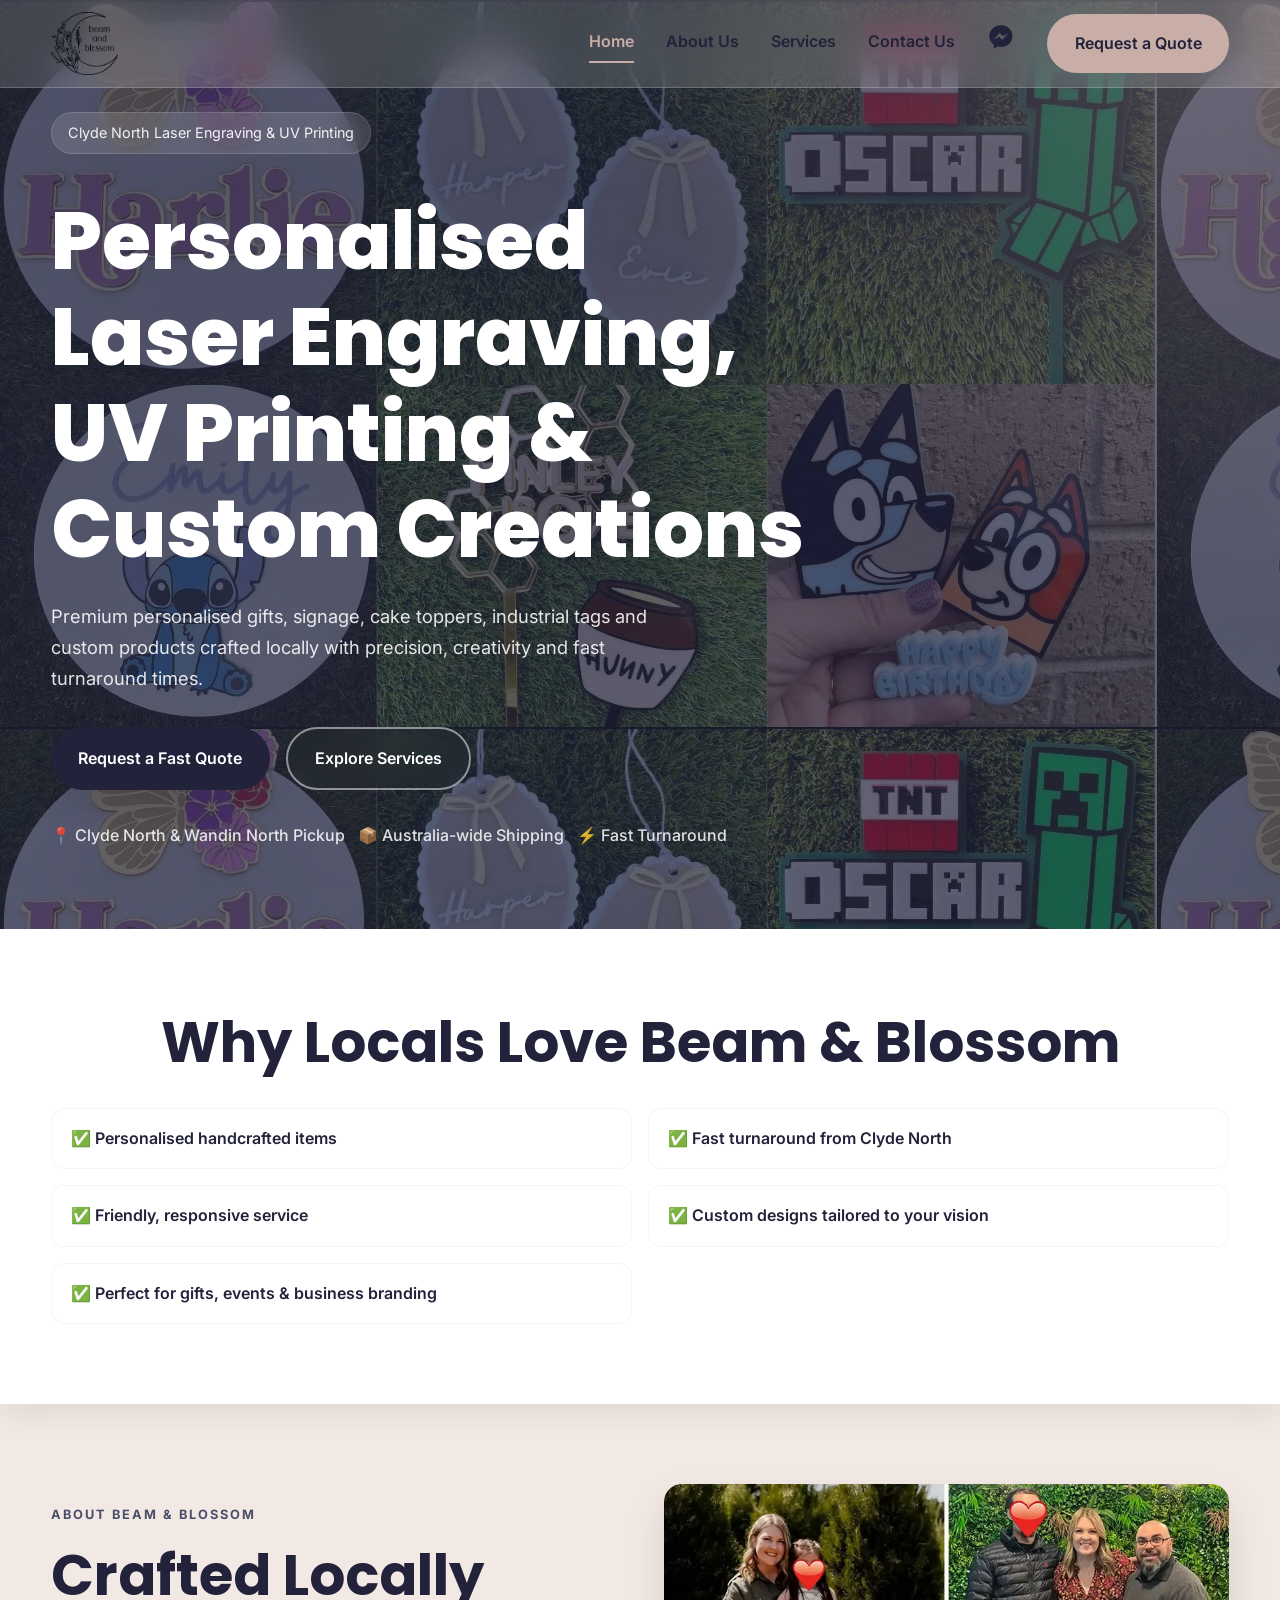
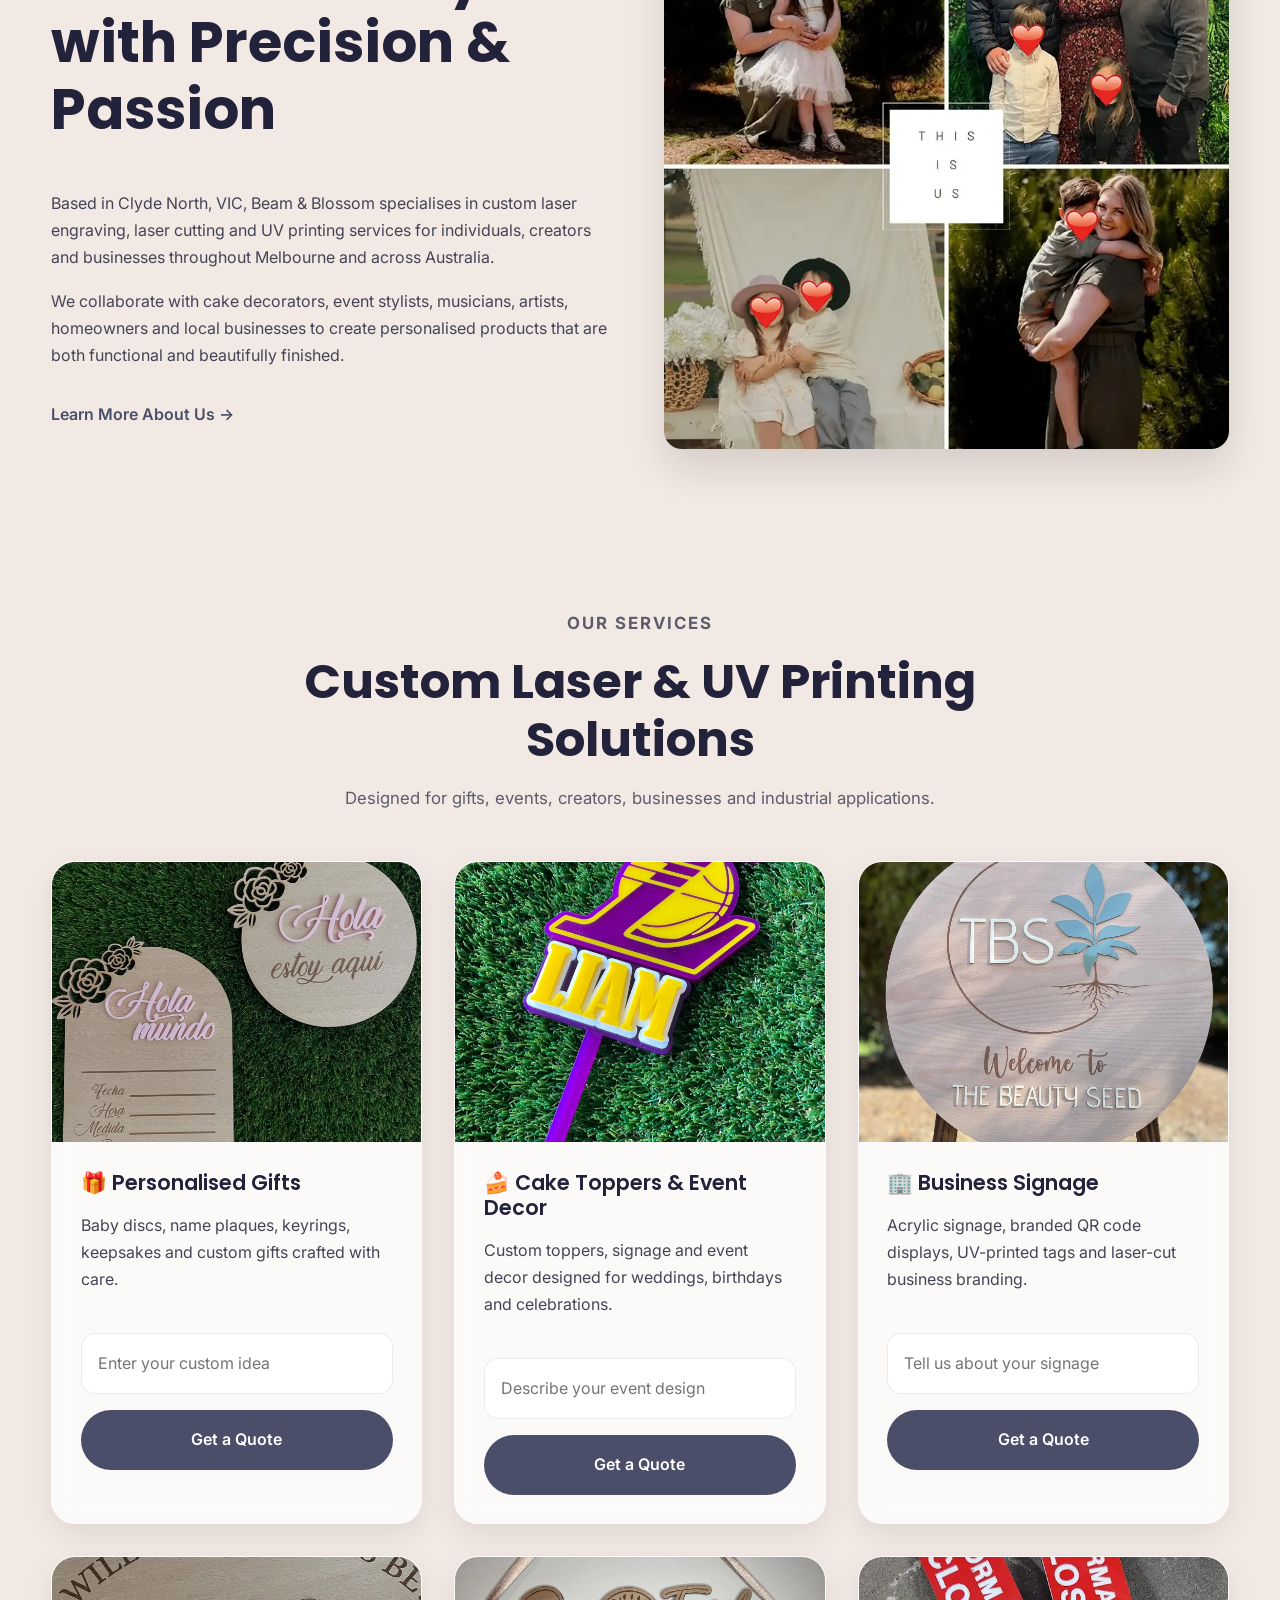
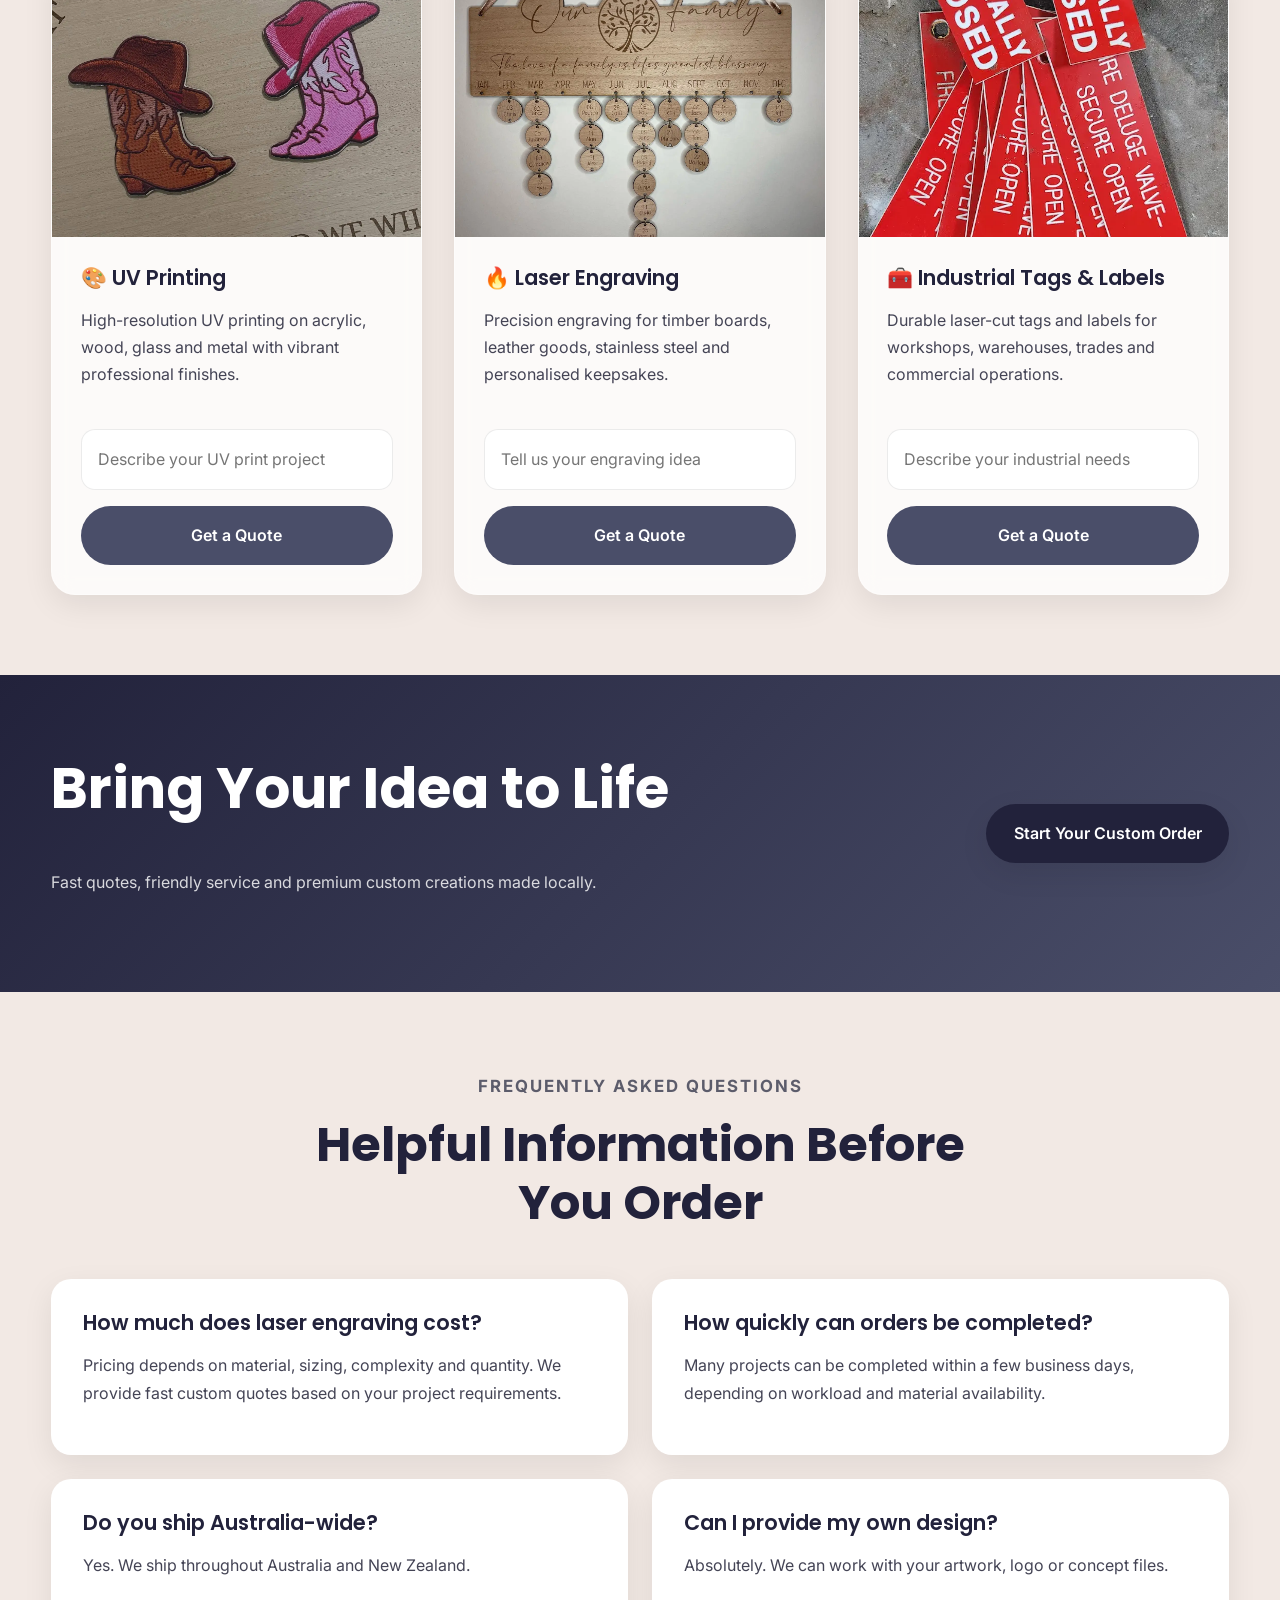
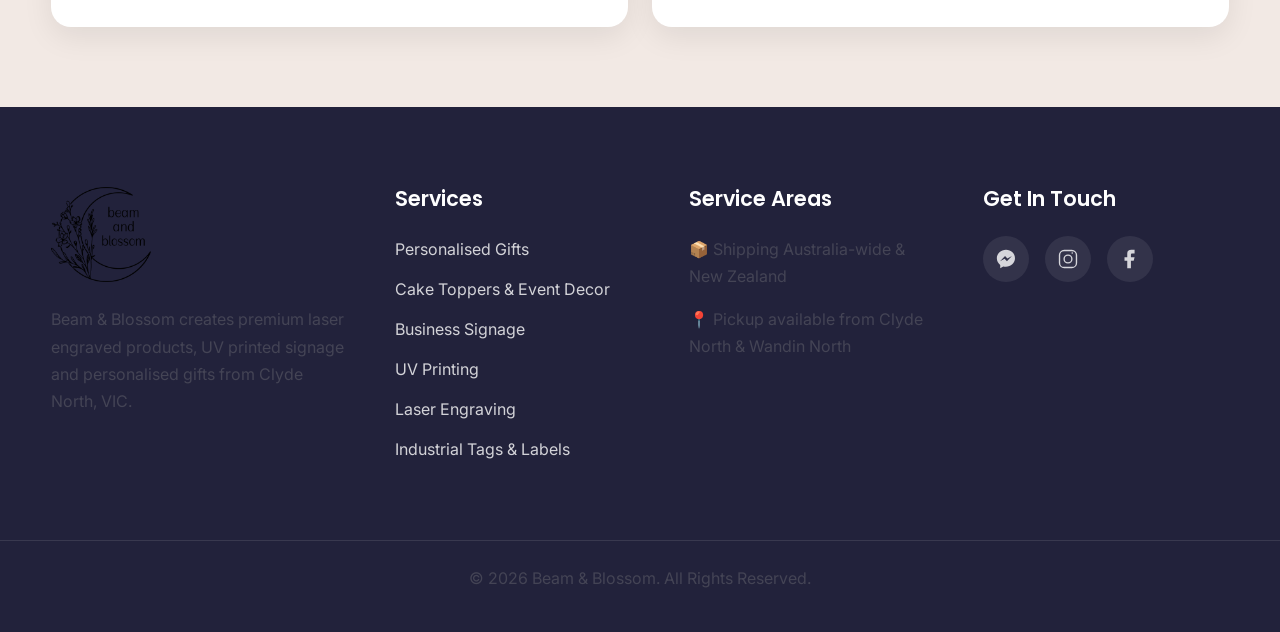
<file: index.html>
<!DOCTYPE html>
<html lang="en-AU">
<head>
  <meta charset="UTF-8" />
  <meta name="viewport" content="width=device-width, initial-scale=1.0" />

  <!-- SEO -->
  <title>Beam & Blossom | Laser Engraving & UV Printing Clyde North</title>

  <meta
    name="description"
    content="Beam & Blossom provides premium laser engraving, UV printing, personalised gifts, signage and industrial tags in Clyde North, VIC. Fast turnaround and Australia-wide shipping."
  />

  <meta
    name="keywords"
    content="Laser engraving Clyde North, UV printing Melbourne, personalised gifts Victoria, cake toppers Melbourne, business signage Clyde North, industrial tags Victoria"
  />

  <meta name="author" content="Beam & Blossom" />

  <!-- Open Graph -->
  <meta property="og:title" content="Beam & Blossom | Laser Engraving & UV Printing" />
  <meta
    property="og:description"
    content="Custom laser engraving, UV printing, personalised gifts and signage from Clyde North."
  />
  <meta property="og:type" content="website" />
  <meta property="og:image" content="img/beamandblossom-logo-150px.png" />

  <!-- Fonts -->
  <link rel="preconnect" href="https://fonts.googleapis.com" />
  <link rel="preconnect" href="https://fonts.gstatic.com" crossorigin />

  <link
    href="https://fonts.googleapis.com/css2?family=Inter:wght@300;400;500;600;700&family=Poppins:wght@500;600;700;800&display=swap"
    rel="stylesheet"
  />

  <!-- CSS -->
  <link rel="stylesheet" href="css/style.css" />

  <!-- Favicon -->
  <link rel="icon" type="image/png" href="img/favicon2.jpg" />

  <!-- Schema -->
  <script type="application/ld+json">
  {
    "@context": "https://schema.org",
    "@type": "LocalBusiness",
    "name": "Beam & Blossom",
    "image": "img/beamandblossom-logo-150px.png",
    "description": "Custom laser engraving, UV printing, signage and personalised gifts in Clyde North, Victoria.",
    "areaServed": [
      "Clyde North",
      "Melbourne",
      "Victoria",
      "Australia",
      "New Zealand"
    ],
    "address": {
      "@type": "PostalAddress",
      "addressLocality": "Clyde North",
      "addressRegion": "VIC",
      "addressCountry": "AU"
    },
    "sameAs": [
      "https://www.facebook.com/beamandblossom",
      "https://www.instagram.com/beam_and_blossom/"
    ]
  }
  </script>
</head>

<body>

  <!-- ========================================= -->
  <!-- HEADER -->
  <!-- ========================================= -->

  <header class="header">
    <div class="container nav-container">

      <a href="index.html" class="logo">
        <img
          src="img/beamandblossom-logo-150px.png"
          alt="Beam and Blossom Logo"
          width="180"
          height="60"
        />
      </a>

      <nav class="nav" id="navMenu">

        <a href="index.html">Home</a>
        <a href="about.html">About Us</a>
        <a href="services.html">Services</a>
        <a href="contact.html">Contact Us</a>

        <a
          href="https://m.me/101160329002191"
          target="_blank"
          rel="noopener noreferrer"
          class="messenger-link"
          aria-label="Chat on Facebook Messenger"
        >

          <!-- Messenger SVG -->
          <svg
            xmlns="http://www.w3.org/2000/svg"
            viewBox="0 0 24 24"
            fill="currentColor"
          >
            <path d="M12 2C6.477 2 2 6.145 2 11.259c0 2.91 1.447 5.507 3.713 7.204V22l3.285-1.804c.878.243 1.814.374 2.802.374 5.523 0 10-4.145 10-9.259C22 6.145 17.523 2 12 2zm1.014 12.445-2.548-2.72-4.972 2.72 5.47-5.803 2.57 2.72 4.95-2.72-5.47 5.803z"/>
          </svg>

        </a>

        <button class="btn nav-cta open-quote">
          Request a Quote
        </button>

      </nav>

      <button
        class="hamburger"
        id="hamburgerBtn"
        aria-label="Open mobile navigation"
      >
        <span></span>
        <span></span>
        <span></span>
      </button>

    </div>
  </header>

  <!-- ========================================= -->
  <!-- HERO -->
  <!-- ========================================= -->

  <section class="hero hero-home">

    <div class="hero-overlay"></div>

    <div class="container hero-content">

      <div class="hero-text">

        <p class="hero-tag">
          Clyde North Laser Engraving & UV Printing
        </p>

        <h1>
          Personalised Laser Engraving, UV Printing & Custom Creations
        </h1>

        <p class="hero-subheadline">
          Premium personalised gifts, signage, cake toppers, industrial tags and
          custom products crafted locally with precision, creativity and fast turnaround times.
        </p>

        <div class="hero-buttons">

          <button class="btn primary-btn open-quote">
            Request a Fast Quote
          </button>

          <a href="services.html" class="btn secondary-btn">
            Explore Services
          </a>

        </div>

        <div class="hero-meta">

          <span>📍 Clyde North & Wandin North Pickup</span>
          <span>📦 Australia-wide Shipping</span>
          <span>⚡ Fast Turnaround</span>

        </div>

      </div>

    </div>

  </section>

  <!-- ========================================= -->
  <!-- TRUST BAR -->
  <!-- ========================================= -->

  <section class="trust-bar">

    <div class="container">

      <h2>Why Locals Love Beam & Blossom</h2>

      <div class="trust-items">

        <div class="trust-item">
          ✅ Personalised handcrafted items
        </div>

        <div class="trust-item">
          ✅ Fast turnaround from Clyde North
        </div>

        <div class="trust-item">
          ✅ Friendly, responsive service
        </div>

        <div class="trust-item">
          ✅ Custom designs tailored to your vision
        </div>

        <div class="trust-item">
          ✅ Perfect for gifts, events & business branding
        </div>

      </div>

    </div>

  </section>

  <!-- ========================================= -->
  <!-- INTRO -->
  <!-- ========================================= -->

  <section class="intro-section">

    <div class="container intro-grid">

      <div class="intro-content">

        <p class="section-label">ABOUT BEAM & BLOSSOM</p>

        <h2>
          Crafted Locally with Precision & Passion
        </h2>

        <p>
          Based in Clyde North, VIC, Beam & Blossom specialises in custom laser engraving,
          laser cutting and UV printing services for individuals, creators and businesses
          throughout Melbourne and across Australia.
        </p>

        <p>
          We collaborate with cake decorators, event stylists, musicians, artists,
          homeowners and local businesses to create personalised products that are
          both functional and beautifully finished.
        </p>

        <a href="about.html" class="text-link">
          Learn More About Us →
        </a>

      </div>

      <div class="intro-image">

        <img
          src="img/Family_Business.webp"
          alt="Beam and Blossom laser engraving workshop in Clyde North"
          loading="lazy"
        />

      </div>

    </div>

  </section>

  <!-- ========================================= -->
  <!-- PRODUCTS -->
  <!-- ========================================= -->

  <section class="products-section">

    <div class="container">

      <div class="section-heading">

        <p class="section-label">OUR SERVICES</p>

        <h2>
          Custom Laser & UV Printing Solutions
        </h2>

        <p>
          Designed for gifts, events, creators, businesses and industrial applications.
        </p>

      </div>

      <div class="products-grid">

        <!-- CARD 1 -->

        <article class="product-card">

          <img
            src="img/Announcement_Plaques.webp"
            alt="Personalised laser engraved gifts and keepsakes"
            loading="lazy"
          />

          <div class="product-content">

            <h3>🎁 Personalised Gifts</h3>

            <p>
              Baby discs, name plaques, keyrings, keepsakes and custom gifts
              crafted with care.
            </p>

            <input
              type="text"
              placeholder="Enter your custom idea"
              class="product-input"
            />

            <button
              class="btn card-btn open-quote"
              data-service="Personalised Gifts"
            >
              Get a Quote
            </button>

          </div>

        </article>

        <!-- CARD 2 -->

        <article class="product-card">

          <img
            src="img/Birthday_Topper.webp"
            alt="Custom laser cut cake toppers and event decor"
            loading="lazy"
          />

          <div class="product-content">

            <h3>🍰 Cake Toppers & Event Decor</h3>

            <p>
              Custom toppers, signage and event decor designed for weddings,
              birthdays and celebrations.
            </p>

            <input
              type="text"
              placeholder="Describe your event design"
              class="product-input"
            />

            <button
              class="btn card-btn open-quote"
              data-service="Cake Toppers & Event Decor"
            >
              Get a Quote
            </button>

          </div>

        </article>

        <!-- CARD 3 -->

        <article class="product-card">

          <img
            src="img/Wooden_Acrylic_Business_Sign.webp"
            alt="Acrylic business signage and QR code displays"
            loading="lazy"
          />

          <div class="product-content">

            <h3>🏢 Business Signage</h3>

            <p>
              Acrylic signage, branded QR code displays, UV-printed tags and
              laser-cut business branding.
            </p>

            <input
              type="text"
              placeholder="Tell us about your signage"
              class="product-input"
            />

            <button
              class="btn card-btn open-quote"
              data-service="Business Signage"
            >
              Get a Quote
            </button>

          </div>

        </article>

        <!-- CARD 4 -->

        <article class="product-card">

          <img
            src="img/UV_Print_Wood.webp"
            alt="UV printing on acrylic wood glass and metal"
            loading="lazy"
          />

          <div class="product-content">

            <h3>🎨 UV Printing</h3>

            <p>
              High-resolution UV printing on acrylic, wood, glass and metal with
              vibrant professional finishes.
            </p>

            <input
              type="text"
              placeholder="Describe your UV print project"
              class="product-input"
            />

            <button
              class="btn card-btn open-quote"
              data-service="UV Printing"
            >
              Get a Quote
            </button>

          </div>

        </article>

        <!-- CARD 5 -->

        <article class="product-card">

          <img
            src="img/Wooden_Family_Tree_Hanger.webp"
            alt="Precision laser engraving on timber leather and metal"
            loading="lazy"
          />

          <div class="product-content">

            <h3>🔥 Laser Engraving</h3>

            <p>
              Precision engraving for timber boards, leather goods,
              stainless steel and personalised keepsakes.
            </p>

            <input
              type="text"
              placeholder="Tell us your engraving idea"
              class="product-input"
            />

            <button
              class="btn card-btn open-quote"
              data-service="Laser Engraving"
            >
              Get a Quote
            </button>

          </div>

        </article>

        <!-- CARD 6 -->

        <article class="product-card">

          <img
            src="img/industrial-tags-1.webp"
            alt="Custom UV-printed business identification display"
            loading="lazy"
          />

          <div class="product-content">

            <h3>🧰 Industrial Tags & Labels</h3>

            <p>
              Durable laser-cut tags and labels for workshops, warehouses,
              trades and commercial operations.
            </p>

            <input
              type="text"
              placeholder="Describe your industrial needs"
              class="product-input"
            />

            <button
              class="btn card-btn open-quote"
              data-service="Industrial Tags & Labels"
            >
              Get a Quote
            </button>

          </div>

        </article>

      </div>

    </div>

  </section>

  <!-- ========================================= -->
  <!-- CTA BANNER -->
  <!-- ========================================= -->

  <section class="cta-banner">

    <div class="container cta-content">

      <div>

        <h2>
          Bring Your Idea to Life
        </h2>

        <p>
          Fast quotes, friendly service and premium custom creations made locally.
        </p>

      </div>

      <button class="btn primary-btn open-quote">
        Start Your Custom Order
      </button>

    </div>

  </section>

  <!-- ========================================= -->
  <!-- FAQ -->
  <!-- ========================================= -->

  <section class="faq-section">

    <div class="container">

      <div class="section-heading">

        <p class="section-label">FREQUENTLY ASKED QUESTIONS</p>

        <h2>
          Helpful Information Before You Order
        </h2>

      </div>

      <div class="faq-grid">

        <article class="faq-item">

          <h3>How much does laser engraving cost?</h3>

          <p>
            Pricing depends on material, sizing, complexity and quantity.
            We provide fast custom quotes based on your project requirements.
          </p>

        </article>

        <article class="faq-item">

          <h3>How quickly can orders be completed?</h3>

          <p>
            Many projects can be completed within a few business days,
            depending on workload and material availability.
          </p>

        </article>

        <article class="faq-item">

          <h3>Do you ship Australia-wide?</h3>

          <p>
            Yes. We ship throughout Australia and New Zealand.
          </p>

        </article>

        <article class="faq-item">

          <h3>Can I provide my own design?</h3>

          <p>
            Absolutely. We can work with your artwork, logo or concept files.
          </p>

        </article>

      </div>

    </div>

  </section>

  <!-- ========================================= -->
  <!-- FOOTER -->
  <!-- ========================================= -->

  <footer class="footer">

    <div class="container footer-grid">

      <!-- COLUMN 1 -->

      <div class="footer-column">

        <img
          src="img/beamandblossom-logo-150px.png"
          alt="Beam and Blossom Logo"
          class="footer-logo"
        />

        <p>
          Beam & Blossom creates premium laser engraved products,
          UV printed signage and personalised gifts from Clyde North, VIC.
        </p>

      </div>

      <!-- COLUMN 2 -->

      <div class="footer-column">

        <h3>Services</h3>

        <ul>

          <li><a href="services.html">Personalised Gifts</a></li>
          <li><a href="services.html">Cake Toppers & Event Decor</a></li>
          <li><a href="services.html">Business Signage</a></li>
          <li><a href="services.html">UV Printing</a></li>
          <li><a href="services.html">Laser Engraving</a></li>
          <li><a href="services.html">Industrial Tags & Labels</a></li>

        </ul>

      </div>

      <!-- COLUMN 3 -->

      <div class="footer-column">

        <h3>Service Areas</h3>

        <p>
          📦 Shipping Australia-wide & New Zealand
        </p>

        <p>
          📍 Pickup available from Clyde North & Wandin North
        </p>

      </div>

      <!-- COLUMN 4 -->

      <div class="footer-column">

        <h3>Get In Touch</h3>

        <div class="social-links">

          <!-- Messenger -->

          <a
            href="https://m.me/101160329002191"
            target="_blank"
            rel="noopener noreferrer"
            aria-label="Facebook Messenger"
          >
            <svg xmlns="http://www.w3.org/2000/svg" viewBox="0 0 24 24" fill="currentColor">
              <path d="M12 2C6.477 2 2 6.145 2 11.259c0 2.91 1.447 5.507 3.713 7.204V22l3.285-1.804c.878.243 1.814.374 2.802.374 5.523 0 10-4.145 10-9.259C22 6.145 17.523 2 12 2zm1.014 12.445-2.548-2.72-4.972 2.72 5.47-5.803 2.57 2.72 4.95-2.72-5.47 5.803z"/>
            </svg>
          </a>

          <!-- Instagram -->

          <a
            href="https://www.instagram.com/beam_and_blossom/"
            target="_blank"
            rel="noopener noreferrer"
            aria-label="Instagram"
          >
            <svg xmlns="http://www.w3.org/2000/svg" viewBox="0 0 24 24" fill="currentColor">
              <path d="M7.75 2h8.5A5.75 5.75 0 0 1 22 7.75v8.5A5.75 5.75 0 0 1 16.25 22h-8.5A5.75 5.75 0 0 1 2 16.25v-8.5A5.75 5.75 0 0 1 7.75 2zm0 1.5A4.25 4.25 0 0 0 3.5 7.75v8.5A4.25 4.25 0 0 0 7.75 20.5h8.5a4.25 4.25 0 0 0 4.25-4.25v-8.5A4.25 4.25 0 0 0 16.25 3.5h-8.5zm8.88 1.12a.88.88 0 1 1 0 1.76.88.88 0 0 1 0-1.76zM12 7a5 5 0 1 1 0 10 5 5 0 0 1 0-10zm0 1.5A3.5 3.5 0 1 0 12 15.5 3.5 3.5 0 0 0 12 8.5z"/>
            </svg>
          </a>

          <!-- Facebook -->

          <a
            href="https://www.facebook.com/beamandblossom"
            target="_blank"
            rel="noopener noreferrer"
            aria-label="Facebook"
          >
            <svg xmlns="http://www.w3.org/2000/svg" viewBox="0 0 24 24" fill="currentColor">
              <path d="M13 22v-8h3l1-4h-4V7.5c0-1.03.47-1.5 1.5-1.5H17V2h-3.5C10.42 2 9 3.42 9 6v4H6v4h3v8h4z"/>
            </svg>
          </a>

        </div>

      </div>

    </div>

    <div class="footer-bottom">

      <p>
        © 2026 Beam & Blossom. All Rights Reserved.
      </p>

    </div>

  </footer>

  <!-- ========================================= -->
  <!-- SLIDE-IN QUOTE PANEL -->
  <!-- ========================================= -->

  <aside
    class="quote-panel"
    id="quotePanel"
    aria-hidden="true"
  >

    <div class="quote-header">

      <h2>Request a Quote</h2>

      <button
        class="close-panel"
        id="closePanel"
        aria-label="Close quote form"
      >
        ×
      </button>

    </div>

    <form
      action="https://formspree.io/f/xwlevjgk"
      method="POST"
      enctype="multipart/form-data"
      class="quote-form"
    >

      <label for="name">Name</label>
      <input type="text" id="name" name="name" required />

      <label for="email">Email</label>
      <input type="email" id="email" name="email" required />

      <label for="phone">Phone</label>
      <input type="tel" id="phone" name="phone" />

      <label for="service">Service Type</label>
      <select id="service" name="service">

        <option value="">Select a service</option>
        <option>Personalised Gifts</option>
        <option>Cake Toppers & Event Decor</option>
        <option>Business Signage</option>
        <option>UV Printing</option>
        <option>Laser Engraving</option>
        <option>Industrial Tags & Labels</option>

      </select>

      <label for="message">Project Details</label>

      <textarea
        id="message"
        name="message"
        rows="5"
        placeholder="Tell us about your idea..."
      ></textarea>

      <label for="quote-attachment">Attach a design or reference (JPG, PNG or PDF)</label>
      <input
        type="file"
        id="quote-attachment"
        name="attachment"
        accept=".jpg,.jpeg,.png,.pdf,image/jpeg,image/png,application/pdf"
      />

      <button type="submit" class="btn primary-btn full-width-btn">
        Send Quote Request
      </button>

    </form>

  </aside>

  <!-- OVERLAY -->

  <div class="overlay" id="overlay"></div>

  <!-- JS -->

  <script src="js/main.js"></script>

</body>
</html>
</file>
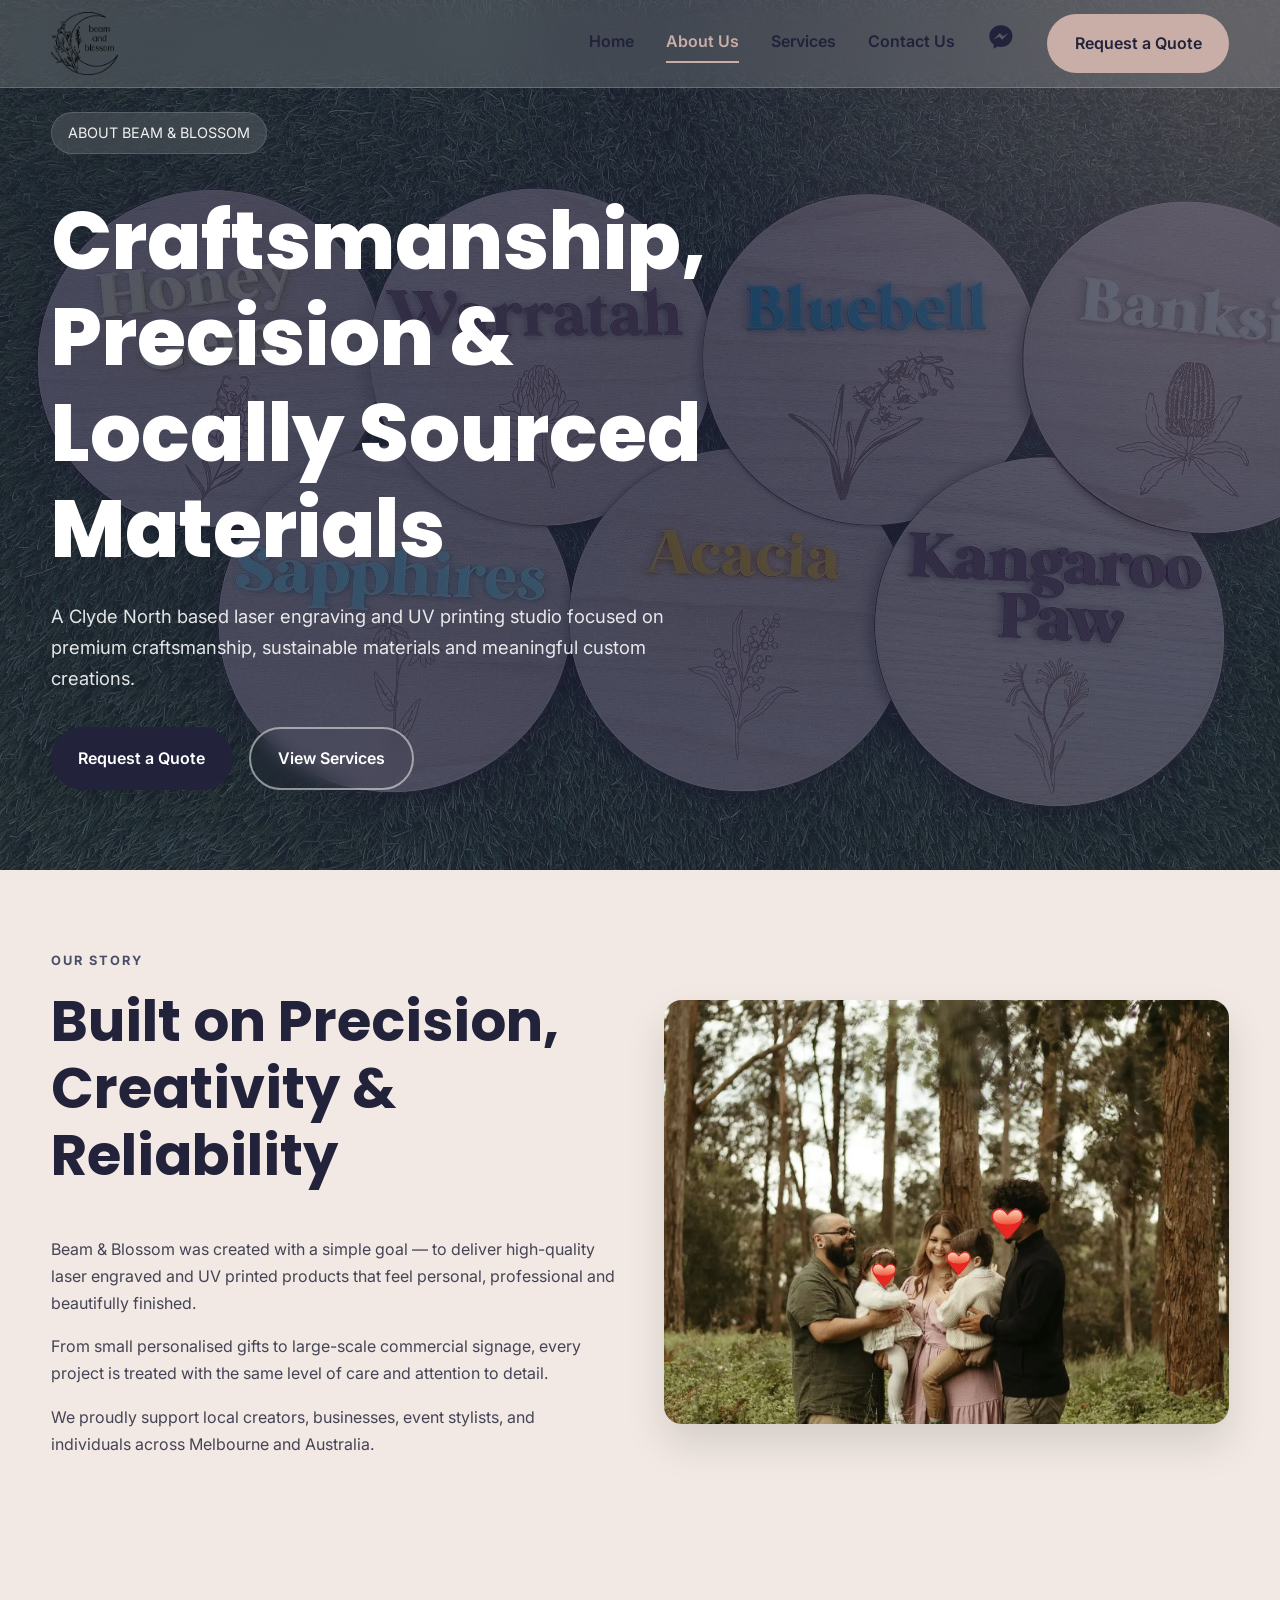
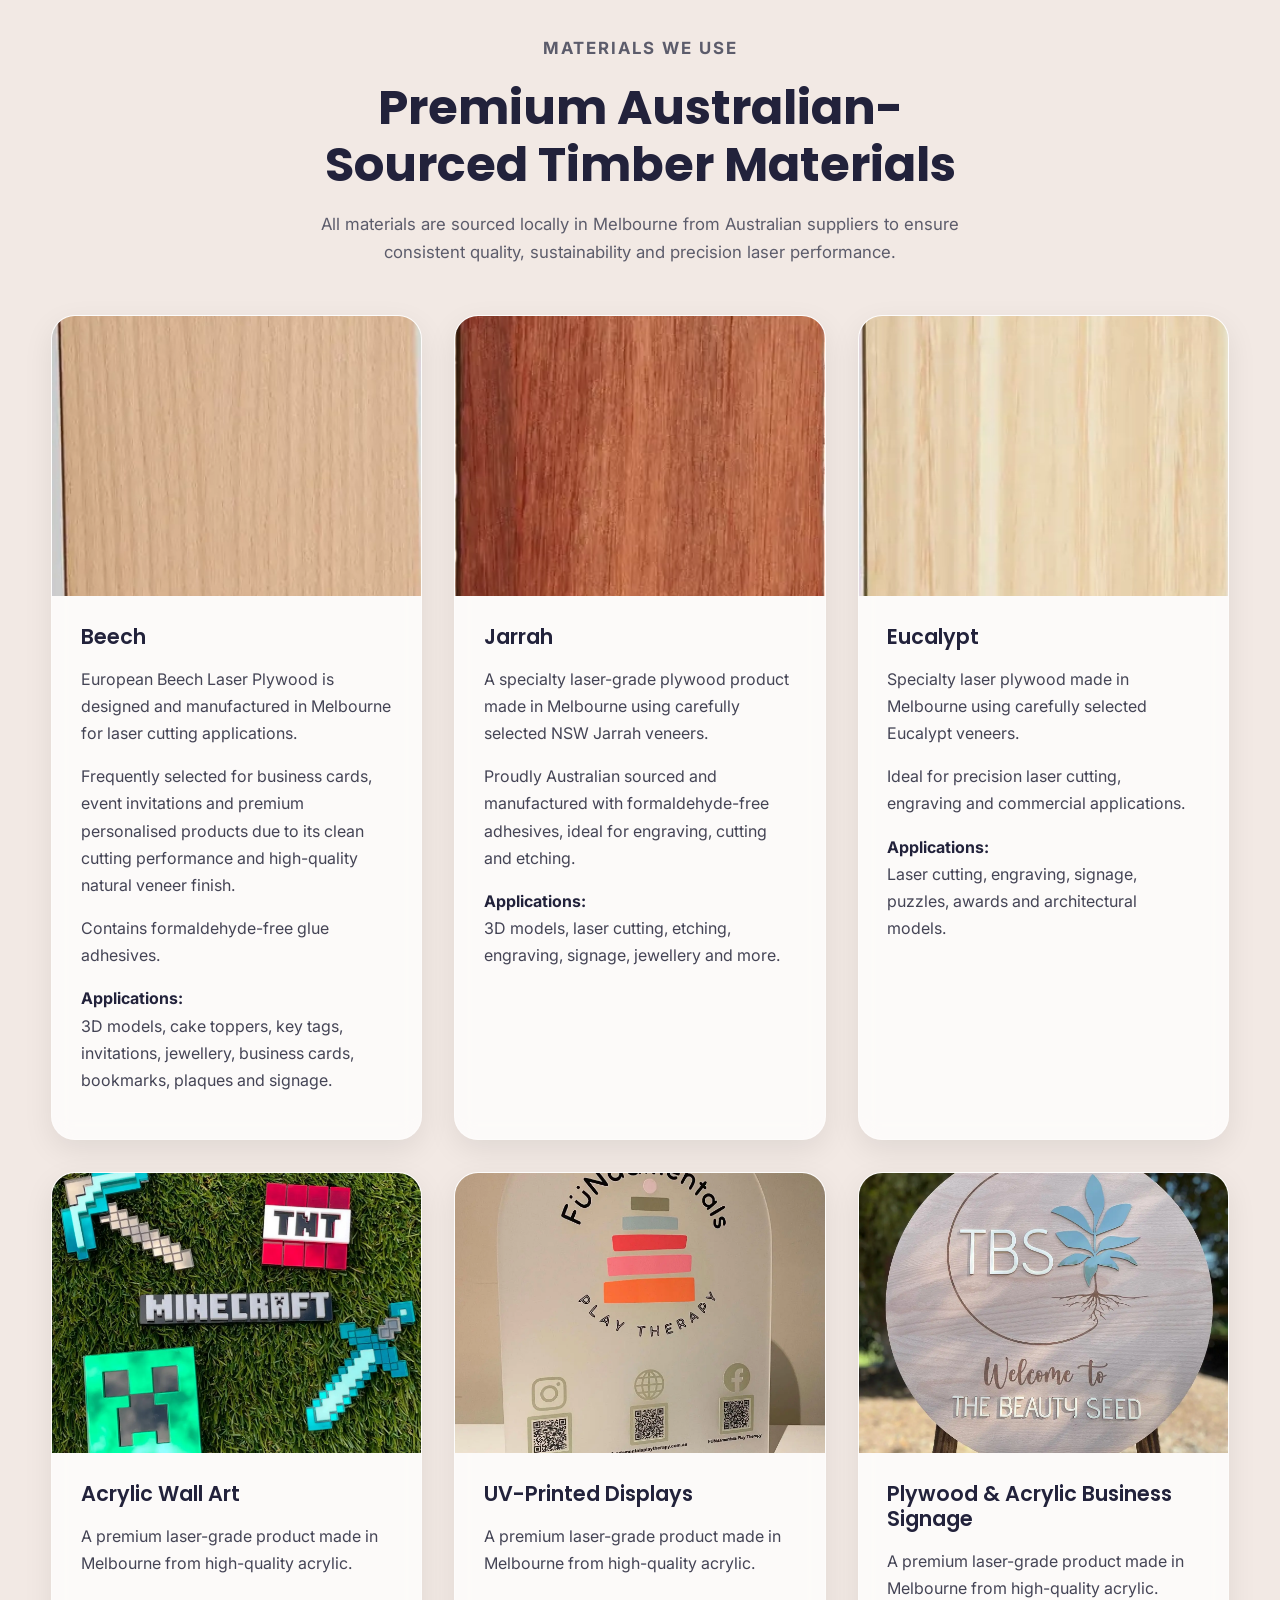
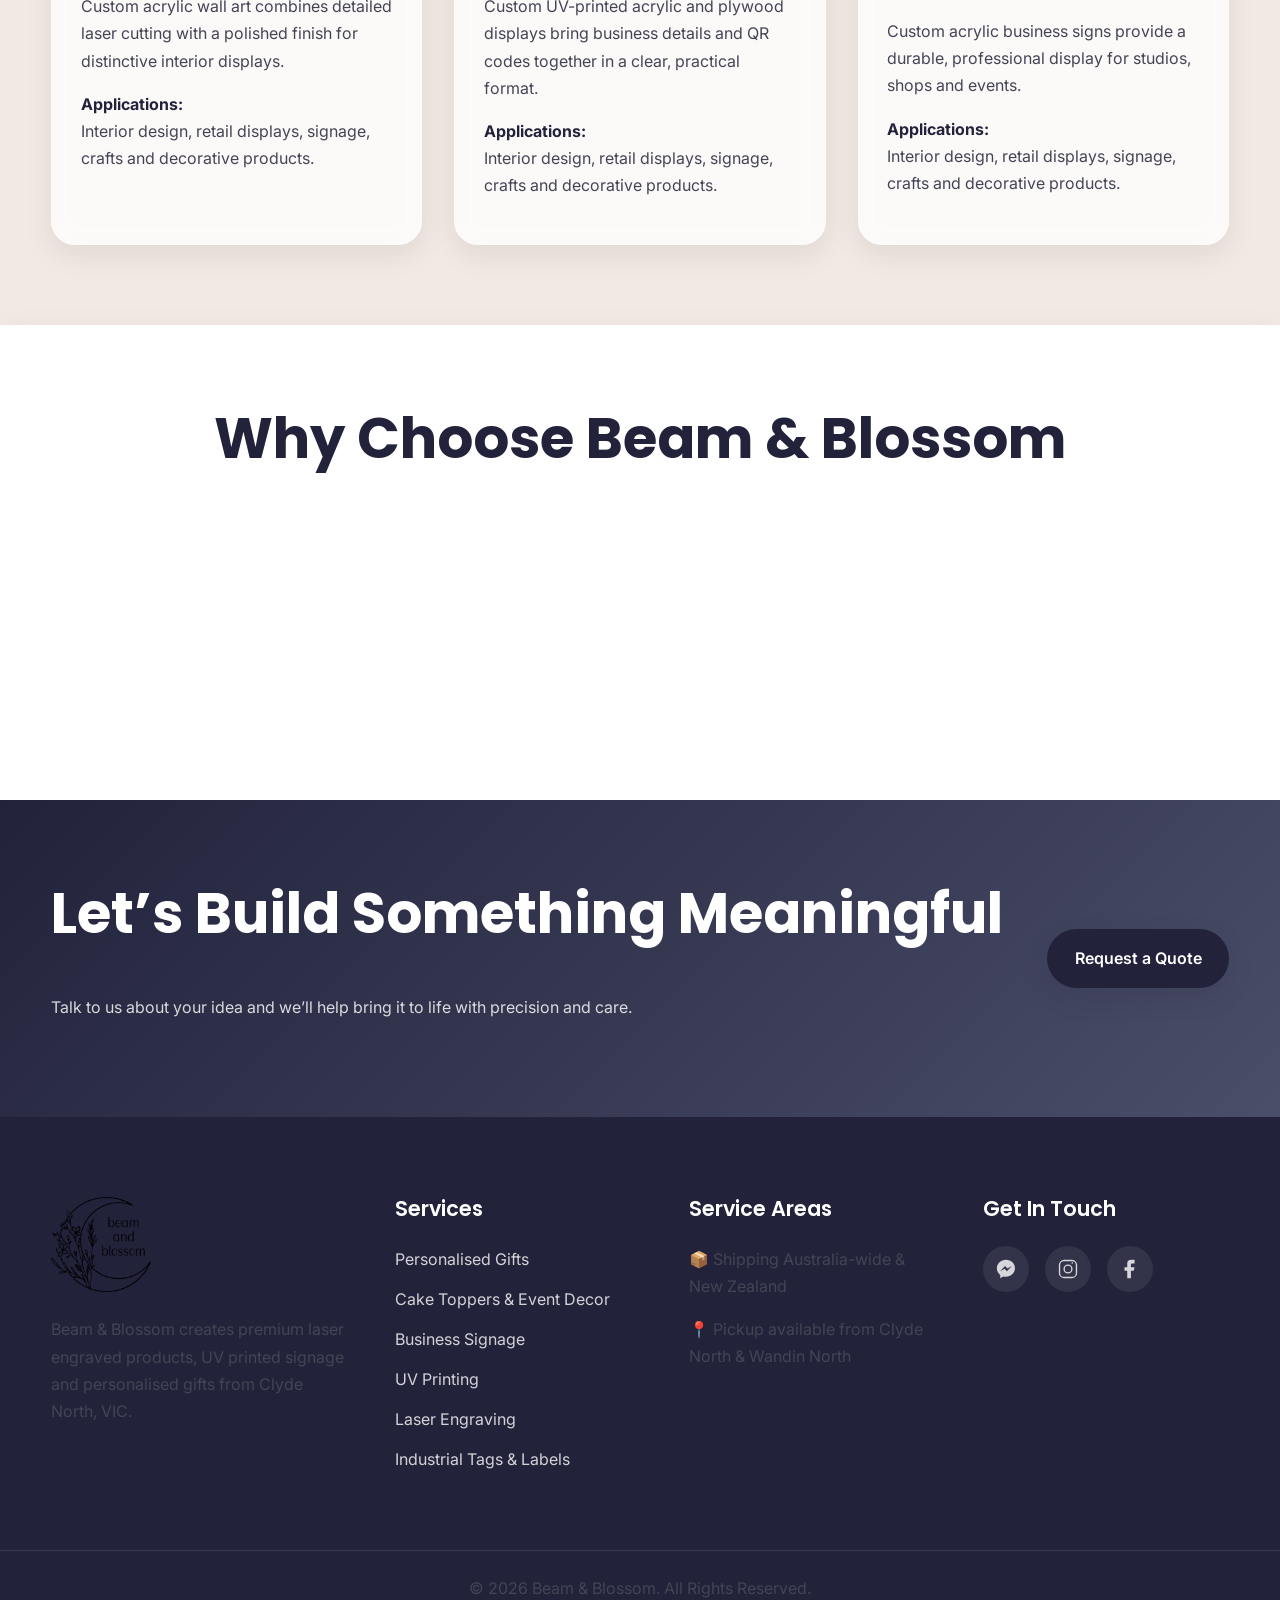
<file: about.html>
<!DOCTYPE html>
<html lang="en-AU">

<head>

  <meta charset="UTF-8" />
  <meta name="viewport" content="width=device-width, initial-scale=1.0" />

<!-- SEO -->
  <title>About Beam & Blossom | Custom Laser Engraving Clyde North</title>
  <meta name="description" content="Learn about Beam & Blossom, a Clyde North based laser engraving and UV printing studio. We specialise in premium Australian-sourced timbers and precision custom manufacturing."/>
  <meta name="keywords" content="Beam and Blossom, laser engraving Melbourne, UV printing Clyde North, custom timber engraving, personalised gifts Victoria"/>

  <!-- Open Graph Metadata -->
<meta property="og:title" content="Beam & Blossom | Custom Laser Engraving & UV Printing" />
<meta property="og:description" content="Custom laser engraving, cutting, and UV printing studio based in Clyde North, VIC." />
<meta property="og:type" content="website" />
<meta property="og:image" content="img/beamandblossom-logo-150px.png" />

<!-- Structured Data (JSON-LD) -->
<script type="application/ld+json">
{
  "@context": "https://schema.org",
  "@type": "LocalBusiness",
  "name": "Beam & Blossom",
  "image": "img/beamandblossom-logo-150px.png",
  "address": {
    "@type": "PostalAddress",
    "addressLocality": "Clyde North",
    "addressRegion": "VIC",
    "addressCountry": "AU"
  }
}
</script>
  <!-- Fonts -->
  <link rel="preconnect" href="https://fonts.googleapis.com" />
  <link rel="preconnect" href="https://fonts.gstatic.com" crossorigin />

  <link
    href="https://fonts.googleapis.com/css2?family=Inter:wght@300;400;500;600;700&family=Poppins:wght@500;600;700;800&display=swap"
    rel="stylesheet"
  />

  <!-- CSS -->
  <link rel="stylesheet" href="css/style.css" />

  <!-- Favicon -->
  <link rel="icon" type="image/png" href="img/favicon2.jpg" />

</head>

<body>

  <!-- ===================================================== -->
  <!-- HEADER -->
  <!-- ===================================================== -->

  <header class="header">

    <div class="container nav-container">

      <a href="index.html" class="logo">

        <img
          src="img/beamandblossom-logo-150px.png"
          alt="Beam and Blossom Logo"
        />

      </a>

      <nav class="nav" id="navMenu">

        <a href="index.html">Home</a>

        <a href="about.html">About Us</a>

        <a href="services.html">Services</a>

        <a href="contact.html">Contact Us</a>

        <a
          href="https://m.me/101160329002191"
          target="_blank"
          rel="noopener noreferrer"
          class="messenger-link"
          aria-label="Facebook Messenger"
        >

          <svg xmlns="http://www.w3.org/2000/svg" viewBox="0 0 24 24" fill="currentColor">
            <path d="M12 2C6.477 2 2 6.145 2 11.259c0 2.91 1.447 5.507 3.713 7.204V22l3.285-1.804c.878.243 1.814.374 2.802.374 5.523 0 10-4.145 10-9.259C22 6.145 17.523 2 12 2zm1.014 12.445-2.548-2.72-4.972 2.72 5.47-5.803 2.57 2.72 4.95-2.72-5.47 5.803z"/>
          </svg>

        </a>

        <button class="btn nav-cta open-quote">
          Request a Quote
        </button>

      </nav>

      <button class="hamburger" id="hamburgerBtn" aria-label="Open menu">

        <span></span>
        <span></span>
        <span></span>

      </button>

    </div>

  </header>

  <!-- ===================================================== -->
  <!-- HERO -->
  <!-- ===================================================== -->

  <section class="hero about-hero">

    <div class="hero-overlay"></div>

    <div class="container hero-content">

      <div class="hero-text">

        <p class="hero-tag">
          ABOUT BEAM & BLOSSOM
        </p>

        <h1>
          Craftsmanship, Precision & Locally Sourced Materials
        </h1>

        <p class="hero-subheadline">
          A Clyde North based laser engraving and UV printing studio
          focused on premium craftsmanship, sustainable materials and
          meaningful custom creations.
        </p>

        <div class="hero-buttons">

          <button class="btn primary-btn open-quote">
            Request a Quote
          </button>

          <a href="services.html" class="btn secondary-btn">
            View Services
          </a>

        </div>

      </div>

    </div>

  </section>

  <!-- ===================================================== -->
  <!-- INTRO -->
  <!-- ===================================================== -->

  <section class="intro-section">

    <div class="container intro-grid">

      <div class="intro-content">

        <p class="section-label">
          OUR STORY
        </p>

        <h2>
          Built on Precision, Creativity & Reliability
        </h2>

        <p>
          Beam & Blossom was created with a simple goal — to deliver
          high-quality laser engraved and UV printed products that feel
          personal, professional and beautifully finished.
        </p>

        <p>
          From small personalised gifts to large-scale commercial signage,
          every project is treated with the same level of care and attention
          to detail.
        </p>

        <p>
          We proudly support local creators, businesses, event stylists,
          and individuals across Melbourne and Australia.
        </p>

      </div>

      <div class="intro-image">

        <img
          src="img/beam_and_blossom_Family.webp"
          alt="Beam and Blossom expert workshop equipment and laser machine operators"
          loading="lazy"
        />

      </div>

    </div>

  </section>

  <!-- ===================================================== -->
  <!-- MATERIALS SECTION -->
  <!-- ===================================================== -->

  <section class="products-section">

    <div class="container">

      <div class="section-heading">

        <p class="section-label">
          MATERIALS WE USE
        </p>

        <h2>
          Premium Australian-Sourced Timber Materials
        </h2>

        <p>
          All materials are sourced locally in Melbourne from Australian suppliers
          to ensure consistent quality, sustainability and precision laser performance.
        </p>

      </div>

      <div class="products-grid">

        <!-- BEECH -->

        <article class="product-card">

          <img
            src="img/european-beech.webp"
            alt="European Beech laser plywood"
            loading="lazy"
          />

          <div class="product-content">

            <h3>Beech</h3>

            <p>
              European Beech Laser Plywood is designed and manufactured in Melbourne
              for laser cutting applications.
            </p>

            <p>
              Frequently selected for business cards, event invitations and premium
              personalised products due to its clean cutting performance and high-quality
              natural veneer finish.
            </p>

            <p>
              Contains formaldehyde-free glue adhesives.
            </p>

            <strong>Applications:</strong>
            <p>
              3D models, cake toppers, key tags, invitations, jewellery,
              business cards, bookmarks, plaques and signage.
            </p>

          </div>

        </article>

        <!-- JARRAH -->

        <article class="product-card">

          <img
            src="img/jarrah.webp"
            alt="Jarrah laser plywood"
            loading="lazy"
          />

          <div class="product-content">

            <h3>Jarrah</h3>

            <p>
              A specialty laser-grade plywood product made in Melbourne using carefully
              selected NSW Jarrah veneers.
            </p>

            <p>
              Proudly Australian sourced and manufactured with formaldehyde-free adhesives,
              ideal for engraving, cutting and etching.
            </p>

            <strong>Applications:</strong>
            <p>
              3D models, laser cutting, etching, engraving, signage, jewellery and more.
            </p>

          </div>

        </article>

       
        <!-- EUCALYPT -->

        <article class="product-card">

          <img
            src="img/eucalypt.webp"
            alt="Eucalypt laser plywood"
            loading="lazy"
          />

          <div class="product-content">

            <h3>Eucalypt</h3>

            <p>
              Specialty laser plywood made in Melbourne using carefully selected Eucalypt veneers.
            </p>

            <p>
              Ideal for precision laser cutting, engraving and commercial applications.
            </p>

            <strong>Applications:</strong>
            <p>
              Laser cutting, engraving, signage, puzzles, awards and architectural models.
            </p>

          </div>

        </article>

        <!-- MIRROR ACRYLIC 1 -->

        <article class="product-card">

          <img
            src="img/Acrylic_Wall_Art.webp"
            alt="Custom laser-cut acrylic wall art"
            loading="lazy"
          />

          <div class="product-content">

            <h3>Acrylic Wall Art</h3>

            <p>
              A premium laser-grade product made in Melbourne from high-quality acrylic.
            </p>

            <p>
              Custom acrylic wall art combines detailed laser cutting with a polished
              finish for distinctive interior displays.
            </p>

            <strong>Applications:</strong>
            <p>
              Interior design, retail displays, signage, crafts and decorative products.
            </p>

          </div>

        </article>

                <!-- COLOUR ACRYLIC -->

        <article class="product-card">

          <img
            src="img/UV_Print_Business_QR_Code.webp"
            alt="Colour UV-printed acrylic business display"
            loading="lazy"
          />

          <div class="product-content">

            <h3>UV-Printed Displays</h3>

            <p>
              A premium laser-grade product made in Melbourne from high-quality acrylic.
            </p>

            <p>
              Custom UV-printed acrylic and plywood displays bring business details and QR codes
              together in a clear, practical format.
            </p>

            <strong>Applications:</strong>
            <p>
              Interior design, retail displays, signage, crafts and decorative products.
            </p>

          </div>

        </article>

                <!-- ACRYLIC 3 -->

        <article class="product-card">

          <img
            src="img/Wooden_Acrylic_Business_Sign.webp"
            alt="Custom acrylic business sign"
            loading="lazy"
          />

          <div class="product-content">

            <h3>Plywood & Acrylic Business Signage</h3>

            <p>
              A premium laser-grade product made in Melbourne from high-quality acrylic.
            </p>

            <p>
              Custom acrylic business signs provide a durable, professional display
              for studios, shops and events.
            </p>

            <strong>Applications:</strong>
            <p>
              Interior design, retail displays, signage, crafts and decorative products.
            </p>

          </div>

        </article>

      </div>

    </div>

  </section>

  <!-- ===================================================== -->
  <!-- VALUES -->
  <!-- ===================================================== -->

  <section class="trust-bar">

    <div class="container">

      <h2>Why Choose Beam & Blossom</h2>

      <div class="trust-items">

        <div class="trust-item">✅ Locally sourced Australian materials</div>
        <div class="trust-item">✅ Precision laser technology</div>
        <div class="trust-item">✅ Fast turnaround times</div>
        <div class="trust-item">✅ Custom design collaboration</div>
        <div class="trust-item">✅ High-resolution UV printing</div>
        <div class="trust-item">✅ Melbourne-based craftsmanship</div>

      </div>

    </div>

  </section>

  <!-- ===================================================== -->
  <!-- CTA -->
  <!-- ===================================================== -->

  <section class="cta-banner">

    <div class="container cta-content">

      <div>

        <h2>
          Let’s Build Something Meaningful
        </h2>

        <p>
          Talk to us about your idea and we’ll help bring it to life with precision and care.
        </p>

      </div>

      <button class="btn primary-btn open-quote">
        Request a Quote
      </button>

    </div>

  </section>

  <!-- ========================================= -->
  <!-- FOOTER -->
  <!-- ========================================= -->

  <footer class="footer">

    <div class="container footer-grid">

      <!-- COLUMN 1 -->

      <div class="footer-column">

        <img
          src="img/beamandblossom-logo-150px.png"
          alt="Beam and Blossom Logo"
          class="footer-logo"
        />

        <p>
          Beam & Blossom creates premium laser engraved products,
          UV printed signage and personalised gifts from Clyde North, VIC.
        </p>

      </div>

      <!-- COLUMN 2 -->

      <div class="footer-column">

        <h3>Services</h3>

        <ul>

          <li><a href="services.html">Personalised Gifts</a></li>
          <li><a href="services.html">Cake Toppers & Event Decor</a></li>
          <li><a href="services.html">Business Signage</a></li>
          <li><a href="services.html">UV Printing</a></li>
          <li><a href="services.html">Laser Engraving</a></li>
          <li><a href="services.html">Industrial Tags & Labels</a></li>

        </ul>

      </div>

      <!-- COLUMN 3 -->

      <div class="footer-column">

        <h3>Service Areas</h3>

        <p>
          📦 Shipping Australia-wide & New Zealand
        </p>

        <p>
          📍 Pickup available from Clyde North & Wandin North
        </p>

      </div>

      <!-- COLUMN 4 -->

      <div class="footer-column">

        <h3>Get In Touch</h3>

        <div class="social-links">

          <!-- Messenger -->

          <a
            href="https://m.me/101160329002191"
            target="_blank"
            rel="noopener noreferrer"
            aria-label="Facebook Messenger"
          >
            <svg xmlns="http://www.w3.org/2000/svg" viewBox="0 0 24 24" fill="currentColor">
              <path d="M12 2C6.477 2 2 6.145 2 11.259c0 2.91 1.447 5.507 3.713 7.204V22l3.285-1.804c.878.243 1.814.374 2.802.374 5.523 0 10-4.145 10-9.259C22 6.145 17.523 2 12 2zm1.014 12.445-2.548-2.72-4.972 2.72 5.47-5.803 2.57 2.72 4.95-2.72-5.47 5.803z"/>
            </svg>
          </a>

          <!-- Instagram -->

          <a
            href="https://www.instagram.com/beam_and_blossom/"
            target="_blank"
            rel="noopener noreferrer"
            aria-label="Instagram"
          >
            <svg xmlns="http://www.w3.org/2000/svg" viewBox="0 0 24 24" fill="currentColor">
              <path d="M7.75 2h8.5A5.75 5.75 0 0 1 22 7.75v8.5A5.75 5.75 0 0 1 16.25 22h-8.5A5.75 5.75 0 0 1 2 16.25v-8.5A5.75 5.75 0 0 1 7.75 2zm0 1.5A4.25 4.25 0 0 0 3.5 7.75v8.5A4.25 4.25 0 0 0 7.75 20.5h8.5a4.25 4.25 0 0 0 4.25-4.25v-8.5A4.25 4.25 0 0 0 16.25 3.5h-8.5zm8.88 1.12a.88.88 0 1 1 0 1.76.88.88 0 0 1 0-1.76zM12 7a5 5 0 1 1 0 10 5 5 0 0 1 0-10zm0 1.5A3.5 3.5 0 1 0 12 15.5 3.5 3.5 0 0 0 12 8.5z"/>
            </svg>
          </a>

          <!-- Facebook -->

          <a
            href="https://www.facebook.com/beamandblossom"
            target="_blank"
            rel="noopener noreferrer"
            aria-label="Facebook"
          >
            <svg xmlns="http://www.w3.org/2000/svg" viewBox="0 0 24 24" fill="currentColor">
              <path d="M13 22v-8h3l1-4h-4V7.5c0-1.03.47-1.5 1.5-1.5H17V2h-3.5C10.42 2 9 3.42 9 6v4H6v4h3v8h4z"/>
            </svg>
          </a>

        </div>

      </div>

    </div>

    <div class="footer-bottom">

      <p>
        © 2026 Beam & Blossom. All Rights Reserved.
      </p>

    </div>

  </footer>

    <!-- ========================================= -->
  <!-- SLIDE-IN QUOTE PANEL -->
  <!-- ========================================= -->

  <aside
    class="quote-panel"
    id="quotePanel"
    aria-hidden="true"
  >

    <div class="quote-header">

      <h2>Request a Quote</h2>

      <button
        class="close-panel"
        id="closePanel"
        aria-label="Close quote form"
      >
        ×
      </button>

    </div>

    <form
      action="https://formspree.io/f/xwlevjgk"
      method="POST"
      enctype="multipart/form-data"
      class="quote-form"
    >

      <label for="name">Name</label>
      <input type="text" id="name" name="name" required />

      <label for="email">Email</label>
      <input type="email" id="email" name="email" required />

      <label for="phone">Phone</label>
      <input type="tel" id="phone" name="phone" />

      <label for="service">Service Type</label>
      <select id="service" name="service">

        <option value="">Select a service</option>
        <option>Personalised Gifts</option>
        <option>Cake Toppers & Event Decor</option>
        <option>Business Signage</option>
        <option>UV Printing</option>
        <option>Laser Engraving</option>
        <option>Industrial Tags & Labels</option>

      </select>

      <label for="message">Project Details</label>

      <textarea
        id="message"
        name="message"
        rows="5"
        placeholder="Tell us about your idea..."
      ></textarea>

      <label for="quote-attachment">Attach a design or reference (JPG, PNG or PDF)</label>
      <input
        type="file"
        id="quote-attachment"
        name="attachment"
        accept=".jpg,.jpeg,.png,.pdf,image/jpeg,image/png,application/pdf"
      />

      <button type="submit" class="btn primary-btn full-width-btn">
        Send Quote Request
      </button>

    </form>

  </aside>

  <!-- OVERLAY -->

  <div class="overlay" id="overlay"></div>

  <!-- JS -->

  <script src="js/main.js"></script>

</body>
</html>
</file>
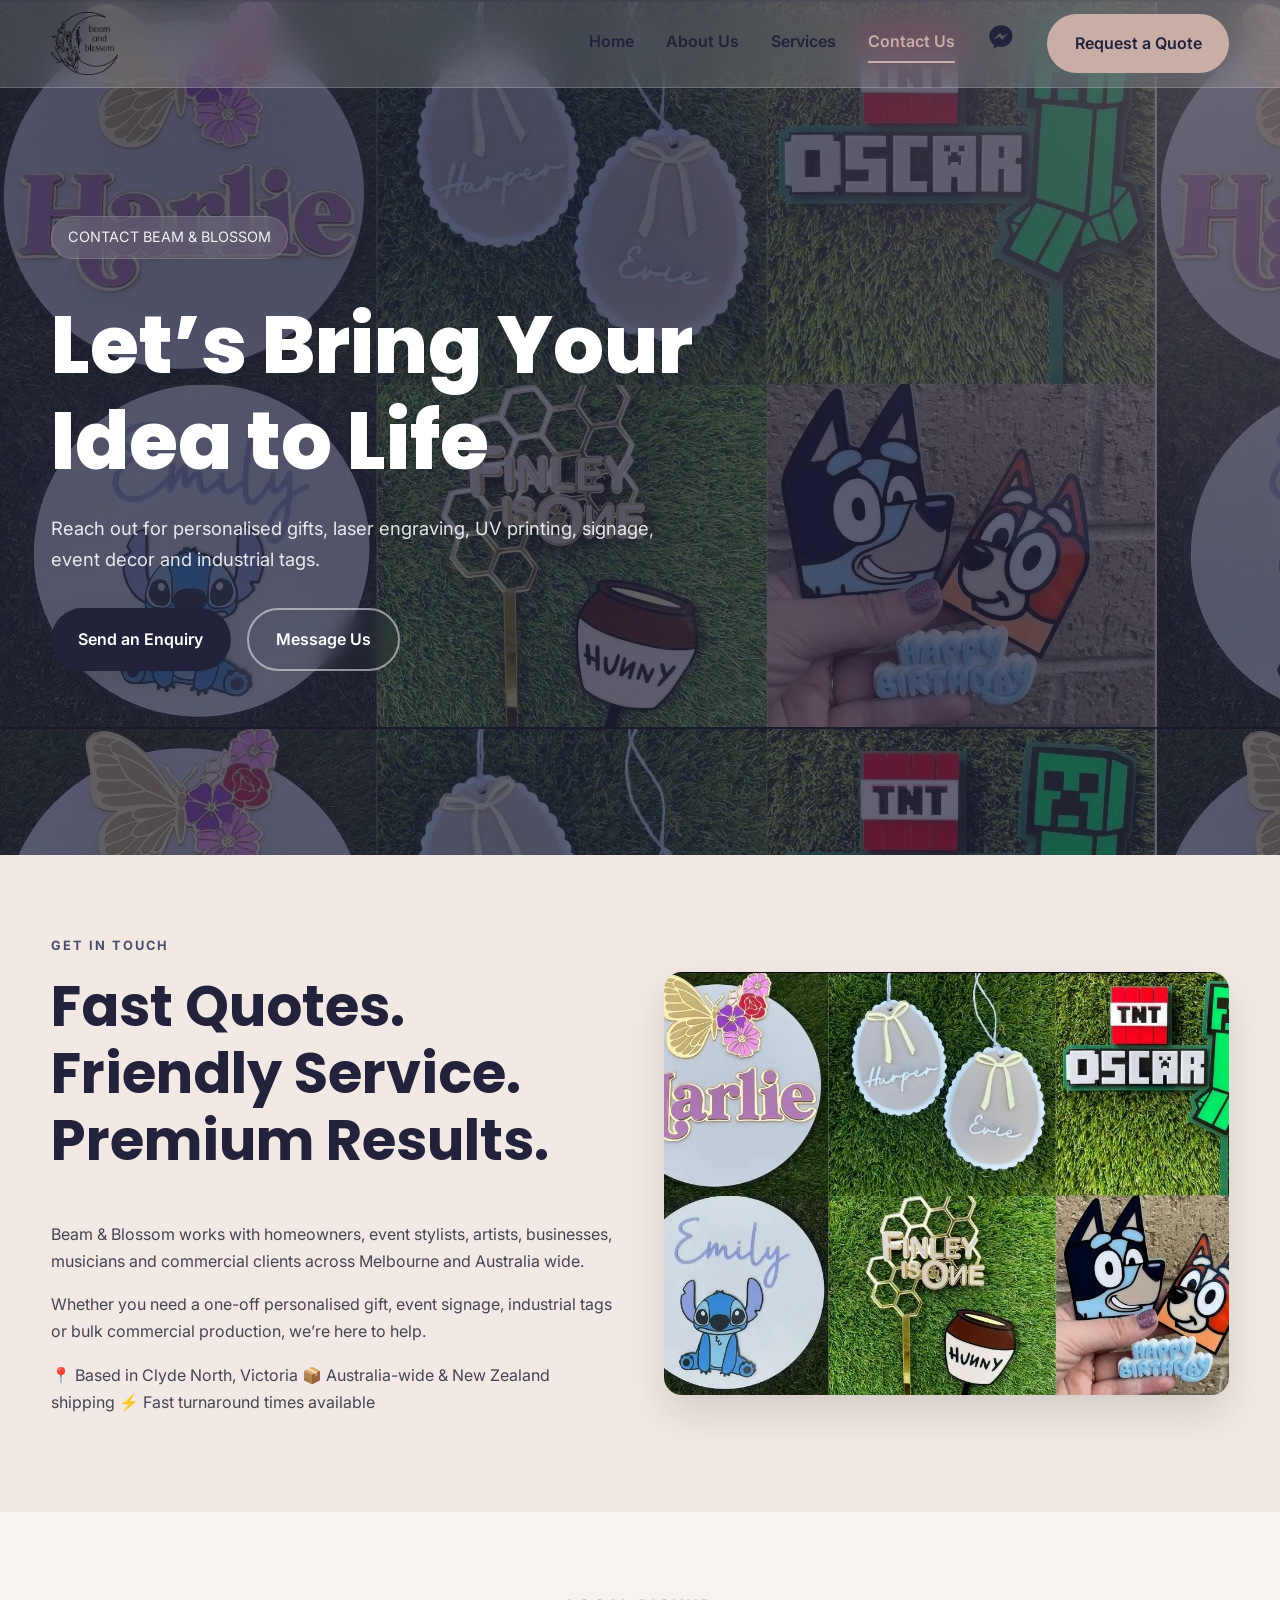
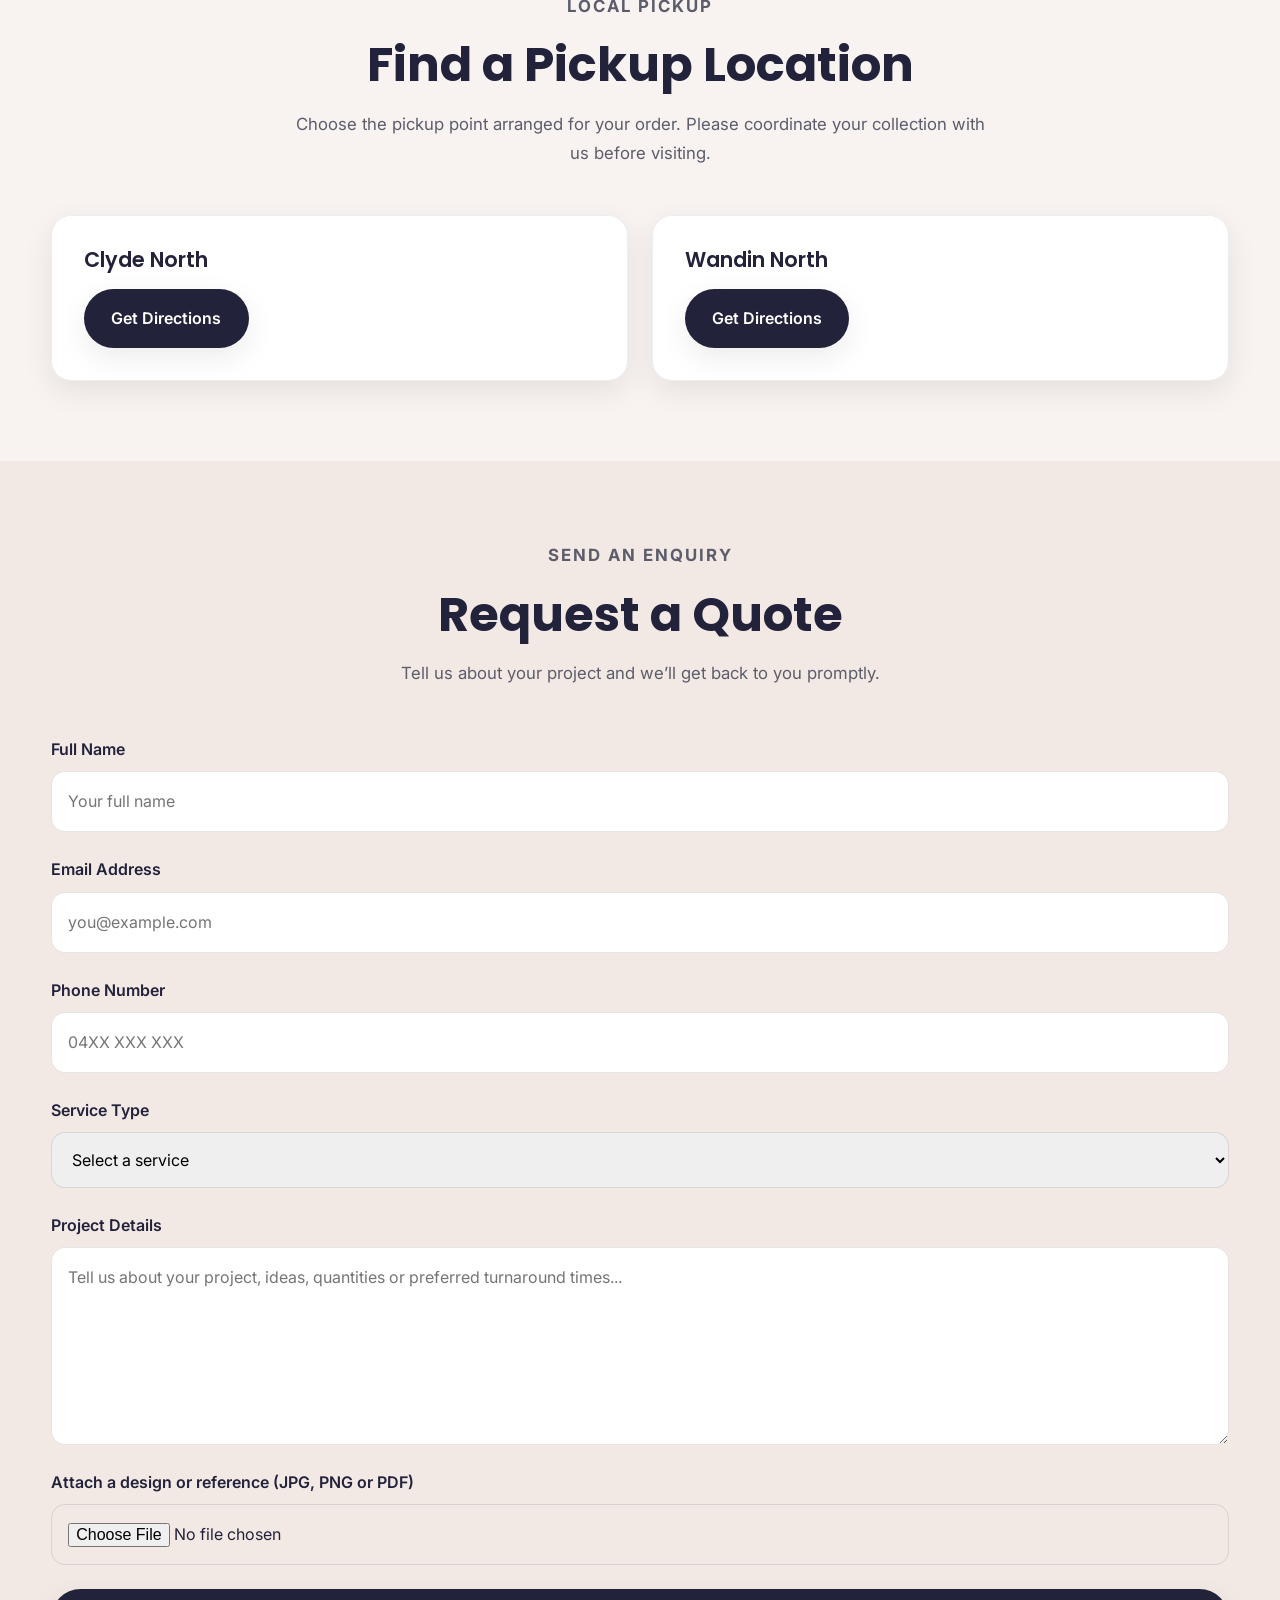
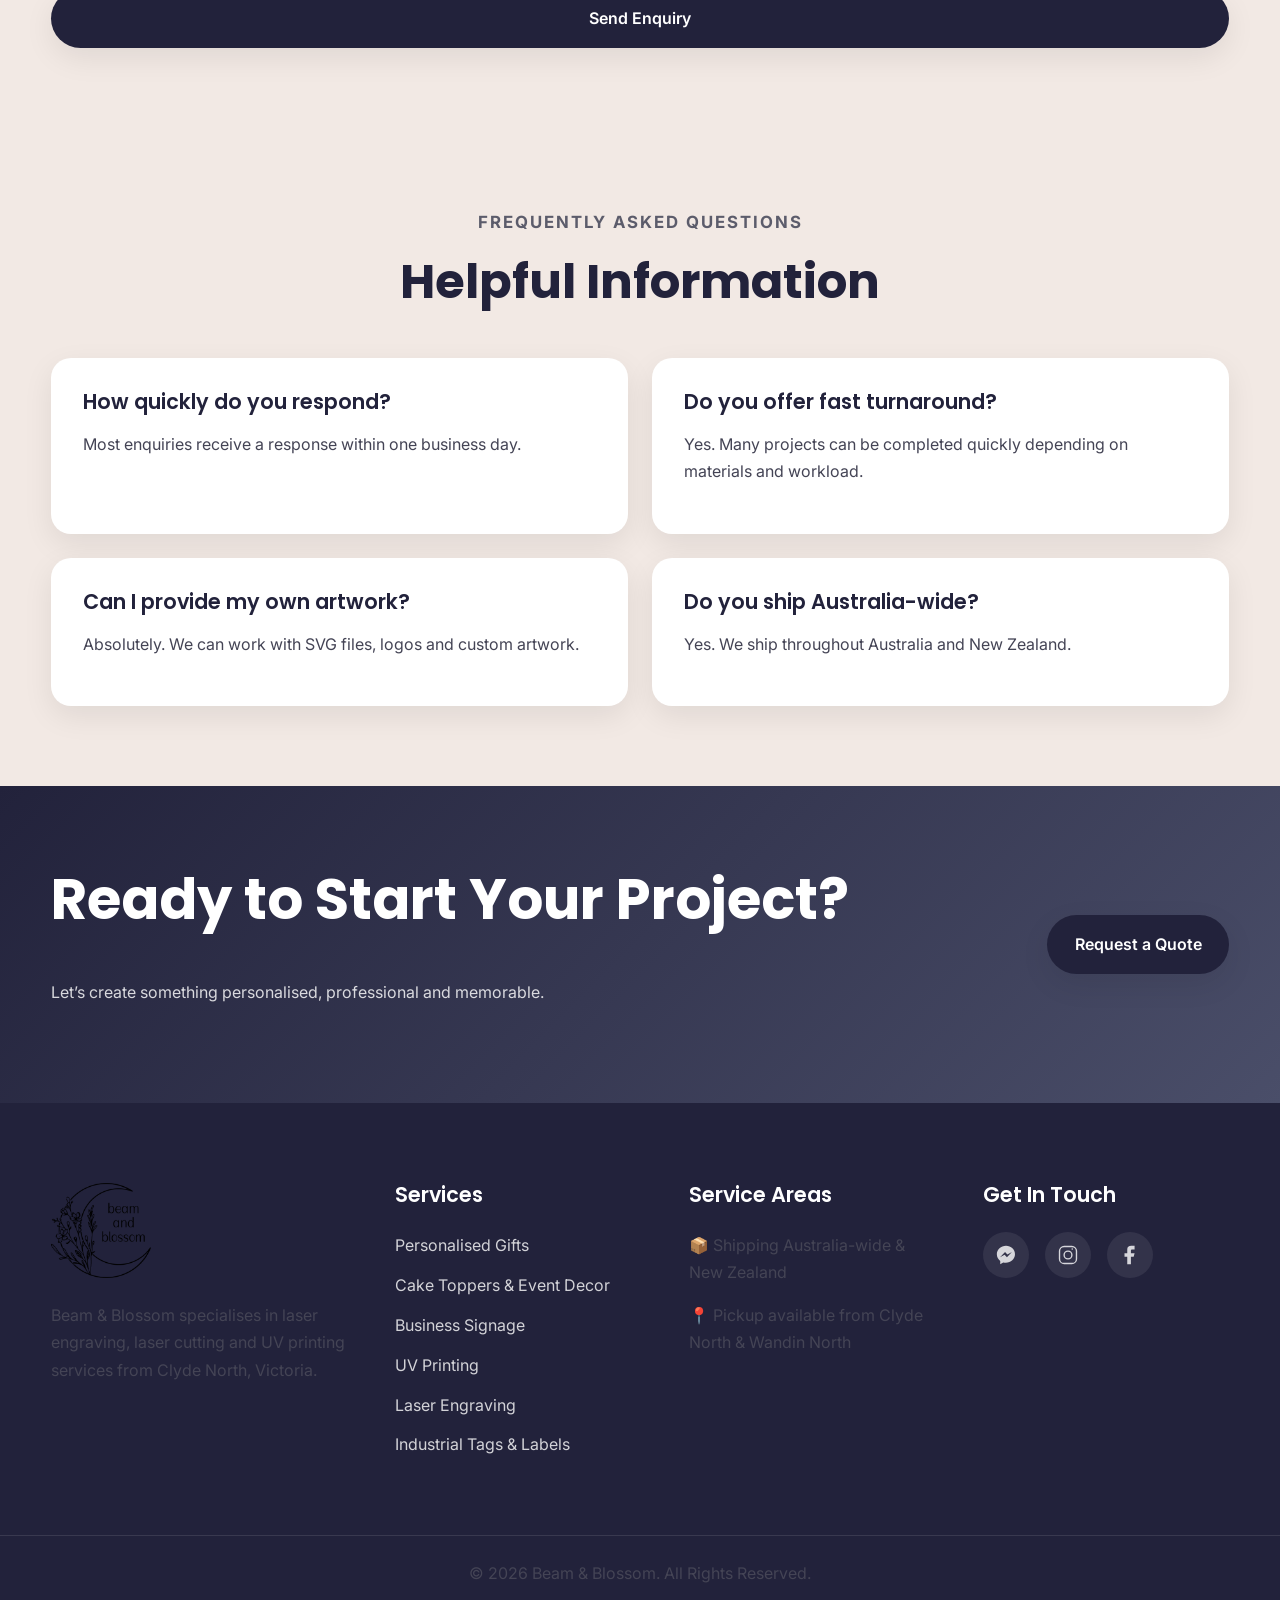
<file: contact.html>
<!DOCTYPE html>
<html lang="en-AU">

<head>

  <meta charset="UTF-8" />

  <meta
    name="viewport"
    content="width=device-width, initial-scale=1.0"
  />

  <!-- =====================================================
       SEO
  ====================================================== -->

  <title>
    Contact Beam & Blossom | Laser Engraving & UV Printing Clyde North
  </title>

  <meta
    name="description"
    content="Contact Beam & Blossom for custom laser engraving, UV printing, signage, cake toppers and personalised gifts in Clyde North, VIC. Fast turnaround and Australia-wide shipping."
  />

  <meta
    name="keywords"
    content="Contact Beam and Blossom, laser engraving Clyde North, UV printing Melbourne, personalised gifts Victoria, custom signage Melbourne"
  />

  <meta
    name="author"
    content="Beam & Blossom"
  />

  <meta
    name="robots"
    content="index, follow"
  />

  <!-- Open Graph -->

  <meta
    property="og:title"
    content="Contact Beam & Blossom"
  />

  <meta
    property="og:description"
    content="Get in touch with Beam & Blossom for laser engraving, UV printing and custom creations."
  />

  <meta
    property="og:type"
    content="website"
  />

  <meta
    property="og:image"
    content="img/beamandblossom-logo-150px.png"
  />

  <!-- =====================================================
       FONTS
  ====================================================== -->

  <link rel="preconnect" href="https://fonts.googleapis.com" />

  <link rel="preconnect" href="https://fonts.gstatic.com" crossorigin />

  <link
    href="https://fonts.googleapis.com/css2?family=Inter:wght@300;400;500;600;700&family=Poppins:wght@500;600;700;800&display=swap"
    rel="stylesheet"
  />

  <!-- =====================================================
       CSS
  ====================================================== -->

  <link rel="stylesheet" href="css/style.css" />

  <!-- =====================================================
       FAVICON
  ====================================================== -->

  <link
    rel="icon"
    type="image/jpeg"
    href="img/favicon2.jpg"
  />

  <!-- =====================================================
       SCHEMA
  ====================================================== -->

  <script type="application/ld+json">
  {
    "@context": "https://schema.org",
    "@type": "LocalBusiness",
    "name": "Beam & Blossom",
    "image": "img/beamandblossom-logo-150px.png",
    "description": "Custom laser engraving, UV printing and personalised signage in Clyde North, Victoria.",
    "address": {
      "@type": "PostalAddress",
      "addressLocality": "Clyde North",
      "addressRegion": "VIC",
      "addressCountry": "AU"
    },
    "areaServed": [
      "Melbourne",
      "Victoria",
      "Australia",
      "New Zealand"
    ],
    "sameAs": [
      "https://www.facebook.com/beamandblossom",
      "https://www.instagram.com/beam_and_blossom/"
    ]
  }
  </script>

</head>

<body>

  <!-- =====================================================
       SKIP LINK ACCESSIBILITY
  ====================================================== -->

  <a href="#main-content" class="skip-link">
    Skip to content
  </a>

  <!-- =====================================================
       HEADER
  ====================================================== -->

  <header class="header">

    <div class="container nav-container">

      <!-- LOGO -->

      <a href="index.html" class="logo">

        <img
          src="img/beamandblossom-logo-150px.png"
          alt="Beam and Blossom Logo"
          width="180"
          height="60"
        />

      </a>

      <!-- NAVIGATION -->

      <nav
        class="nav"
        id="navMenu"
        aria-label="Primary Navigation"
      >

        <a href="index.html">Home</a>

        <a href="about.html">About Us</a>

        <a href="services.html">Services</a>

        <a href="contact.html">Contact Us</a>

        <!-- Messenger -->

        <a
          href="https://m.me/101160329002191"
          target="_blank"
          rel="noopener noreferrer"
          class="messenger-link"
          aria-label="Chat on Facebook Messenger"
        >

          <svg
            xmlns="http://www.w3.org/2000/svg"
            viewBox="0 0 24 24"
            fill="currentColor"
          >

            <path d="M12 2C6.477 2 2 6.145 2 11.259c0 2.91 1.447 5.507 3.713 7.204V22l3.285-1.804c.878.243 1.814.374 2.802.374 5.523 0 10-4.145 10-9.259C22 6.145 17.523 2 12 2zm1.014 12.445-2.548-2.72-4.972 2.72 5.47-5.803 2.57 2.72 4.95-2.72-5.47 5.803z"/>

          </svg>

        </a>

        <button class="btn nav-cta open-quote">
          Request a Quote
        </button>

      </nav>

      <!-- MOBILE HAMBURGER -->

      <button
        class="hamburger"
        id="hamburgerBtn"
        aria-label="Open mobile menu"
        aria-controls="navMenu"
      >

        <span></span>
        <span></span>
        <span></span>

      </button>

    </div>

  </header>

  <!-- =====================================================
       MAIN CONTENT
  ====================================================== -->

  <main id="main-content">

    <!-- =====================================================
         HERO
    ====================================================== -->

    <section class="hero contact-hero">

      <div class="hero-overlay"></div>

      <div class="container hero-content">

        <div class="hero-text">

          <p class="hero-tag">
            CONTACT BEAM & BLOSSOM
          </p>

          <h1>
            Let’s Bring Your Idea to Life
          </h1>

          <p class="hero-subheadline">

            Reach out for personalised gifts, laser engraving,
            UV printing, signage, event decor and industrial tags.

          </p>

          <div class="hero-buttons">

            <a
              href="#contact-form"
              class="btn primary-btn"
            >
              Send an Enquiry
            </a>

            <a
              href="https://m.me/101160329002191"
              target="_blank"
              rel="noopener noreferrer"
              class="btn secondary-btn"
            >
              Message Us
            </a>

          </div>

        </div>

      </div>

    </section>

    <!-- =====================================================
         CONTACT INTRO
    ====================================================== -->

    <section class="intro-section">

      <div class="container intro-grid">

        <div class="intro-content">

          <p class="section-label">
            GET IN TOUCH
          </p>

          <h2>
            Fast Quotes. Friendly Service. Premium Results.
          </h2>

          <p>

            Beam & Blossom works with homeowners,
            event stylists, artists, businesses,
            musicians and commercial clients across Melbourne
            and Australia wide.

          </p>

          <p>

            Whether you need a one-off personalised gift,
            event signage, industrial tags or bulk commercial production,
            we’re here to help.

          </p>

          <p>

            📍 Based in Clyde North, Victoria  
            📦 Australia-wide & New Zealand shipping  
            ⚡ Fast turnaround times available

          </p>

        </div>

        <div class="intro-image">

          <img
            src="img/beamandblossom-hero-image.webp"
            alt="Examples of custom laser-engraved and UV-printed creations"
            loading="lazy"
          />

        </div>

      </div>

    </section>

    <!-- =====================================================
         PICKUP LOCATOR
    ====================================================== -->

    <section class="pickup-locator" aria-labelledby="pickup-locator-heading">

      <div class="container">

        <div class="section-heading">

          <p class="section-label">
            LOCAL PICKUP
          </p>

          <h2 id="pickup-locator-heading">
            Find a Pickup Location
          </h2>

          <p>
            Choose the pickup point arranged for your order. Please coordinate
            your collection with us before visiting.
          </p>

        </div>

        <div class="pickup-locations">

          <article class="pickup-location">

            <h3>Clyde North</h3>

           
            <a
              class="btn primary-btn"
              href="https://www.google.com/maps/dir/?api=1&amp;destination=37+Kilmarnock+Way%2C+Clyde+North+VIC+3978"
              target="_blank"
              rel="noopener noreferrer"
              aria-label="Get directions to the Clyde North pickup location"
            >
              Get Directions
            </a>

          </article>

          <article class="pickup-location">

            <h3>Wandin North</h3>

            <a
              class="btn primary-btn"
              href="https://www.google.com/maps/dir/?api=1&amp;destination=413+Warburton+Highway%2C+Wandin+North+VIC+3139"
              target="_blank"
              rel="noopener noreferrer"
              aria-label="Get directions to the Wandin North pickup location"
            >
              Get Directions
            </a>

          </article>

        </div>

      </div>

    </section>

    <!-- =====================================================
         CONTACT FORM
    ====================================================== -->

    <section class="products-section">

      <div class="container">

        <div class="section-heading">

          <p class="section-label">
            SEND AN ENQUIRY
          </p>

          <h2 id="contact-form-heading">
            Request a Quote
          </h2>

          <p>
            Tell us about your project and we’ll get back to you promptly.
          </p>

        </div>

        <div class="contact-form-wrapper">

          <form
            id="contact-form"
            class="quote-form"
            aria-labelledby="contact-form-heading"
            action="https://formspree.io/f/xwlevjgk"
            method="POST"
            enctype="multipart/form-data"
          >

            <!-- NAME -->

            <label for="name">
              Full Name
            </label>

            <input
              type="text"
              id="name"
              name="name"
              placeholder="Your full name"
              required
              autocomplete="name"
            />

            <!-- EMAIL -->

            <label for="email">
              Email Address
            </label>

            <input
              type="email"
              id="email"
              name="email"
              placeholder="you@example.com"
              required
              autocomplete="email"
            />

            <!-- PHONE -->

            <label for="phone">
              Phone Number
            </label>

            <input
              type="tel"
              id="phone"
              name="phone"
              placeholder="04XX XXX XXX"
              autocomplete="tel"
            />

            <!-- SERVICE -->

            <label for="service">Service Type</label>
            <select id="service" name="service">
            <option value="">Select a service</option>
            <option>B2B Collaboration</option>
            <option>Personalised Gifts</option>
            <option>Cake Toppers & Event Decor</option>
            <option>Business Signage</option>
            <option>UV Printing</option>
            <option>Laser Engraving</option>
            <option>Industrial Tags & Labels</option>
            </select>

            <!-- MESSAGE -->

            <label for="message">
              Project Details
            </label>

            <textarea
              id="message"
              name="message"
              rows="6"
              placeholder="Tell us about your project, ideas, quantities or preferred turnaround times..."
              required
            ></textarea>

            <label for="project-attachment">
              Attach a design or reference (JPG, PNG or PDF)
            </label>

            <input
              type="file"
              id="project-attachment"
              name="attachment"
              accept=".jpg,.jpeg,.png,.pdf,image/jpeg,image/png,application/pdf"
            />

            <!-- SUBMIT -->

            <button
              type="submit"
              class="btn primary-btn full-width-btn"
            >
              Send Enquiry
            </button>

          </form>

        </div>

      </div>

    </section>

    <!-- =====================================================
         FAQ
    ====================================================== -->

    <section class="faq-section">

      <div class="container">

        <div class="section-heading">

          <p class="section-label">
            FREQUENTLY ASKED QUESTIONS
          </p>

          <h2>
            Helpful Information
          </h2>

        </div>

        <div class="faq-grid">

          <article class="faq-item">

            <h3>
              How quickly do you respond?
            </h3>

            <p>
              Most enquiries receive a response within one business day.
            </p>

          </article>

          <article class="faq-item">

            <h3>
              Do you offer fast turnaround?
            </h3>

            <p>
              Yes. Many projects can be completed quickly depending on materials and workload.
            </p>

          </article>

          <article class="faq-item">

            <h3>
              Can I provide my own artwork?
            </h3>

            <p>
              Absolutely. We can work with SVG files, logos and custom artwork.
            </p>

          </article>

          <article class="faq-item">

            <h3>
              Do you ship Australia-wide?
            </h3>

            <p>
              Yes. We ship throughout Australia and New Zealand.
            </p>

          </article>

        </div>

      </div>

    </section>

    <!-- =====================================================
         CTA
    ====================================================== -->

    <section class="cta-banner">

      <div class="container cta-content">

        <div>

          <h2>
            Ready to Start Your Project?
          </h2>

          <p>
            Let’s create something personalised, professional and memorable.
          </p>

        </div>

        <button class="btn primary-btn open-quote">
          Request a Quote
        </button>

      </div>

    </section>

  </main>

  <!-- =====================================================
       FOOTER
  ====================================================== -->

  <footer class="footer">

    <div class="container footer-grid">

      <!-- COLUMN 1 -->

      <div class="footer-column">

        <img
          src="img/beamandblossom-logo-150px.png"
          alt="Beam and Blossom Logo"
          class="footer-logo"
        />

        <p>

          Beam & Blossom specialises in laser engraving,
          laser cutting and UV printing services from Clyde North, Victoria.

        </p>

      </div>

      <!-- COLUMN 2 -->

      <div class="footer-column">

        <h3>
          Services
        </h3>

        <ul>

          <li><a href="services.html">Personalised Gifts</a></li>
          <li><a href="services.html">Cake Toppers & Event Decor</a></li>
          <li><a href="services.html">Business Signage</a></li>
          <li><a href="services.html">UV Printing</a></li>
          <li><a href="services.html">Laser Engraving</a></li>
          <li><a href="services.html">Industrial Tags & Labels</a></li>

        </ul>

      </div>

      <!-- COLUMN 3 -->

      <div class="footer-column">

        <h3>
          Service Areas
        </h3>

        <p>
          📦 Shipping Australia-wide & New Zealand
        </p>

        <p>
          📍 Pickup available from Clyde North & Wandin North
        </p>

      </div>

      <!-- COLUMN 4 -->

      <div class="footer-column">

        <h3>
          Get In Touch
        </h3>

        <div class="social-links">

          <!-- Messenger -->

          <a
            href="https://m.me/101160329002191"
            target="_blank"
            rel="noopener noreferrer"
            aria-label="Facebook Messenger"
          >

            <svg xmlns="http://www.w3.org/2000/svg"
              viewBox="0 0 24 24"
              fill="currentColor">

              <path d="M12 2C6.477 2 2 6.145 2 11.259c0 2.91 1.447 5.507 3.713 7.204V22l3.285-1.804c.878.243 1.814.374 2.802.374 5.523 0 10-4.145 10-9.259C22 6.145 17.523 2 12 2zm1.014 12.445-2.548-2.72-4.972 2.72 5.47-5.803 2.57 2.72 4.95-2.72-5.47 5.803z"/>

            </svg>

          </a>

          <!-- Instagram -->

          <a
            href="https://www.instagram.com/beam_and_blossom/"
            target="_blank"
            rel="noopener noreferrer"
            aria-label="Instagram"
          >

            <svg xmlns="http://www.w3.org/2000/svg"
              viewBox="0 0 24 24"
              fill="currentColor">

              <path d="M7.75 2h8.5A5.75 5.75 0 0 1 22 7.75v8.5A5.75 5.75 0 0 1 16.25 22h-8.5A5.75 5.75 0 0 1 2 16.25v-8.5A5.75 5.75 0 0 1 7.75 2zm0 1.5A4.25 4.25 0 0 0 3.5 7.75v8.5A4.25 4.25 0 0 0 7.75 20.5h8.5a4.25 4.25 0 0 0 4.25-4.25v-8.5A4.25 4.25 0 0 0 16.25 3.5h-8.5zm8.88 1.12a.88.88 0 1 1 0 1.76.88.88 0 0 1 0-1.76zM12 7a5 5 0 1 1 0 10 5 5 0 0 1 0-10zm0 1.5A3.5 3.5 0 1 0 12 15.5 3.5 3.5 0 0 0 12 8.5z"/>

            </svg>

          </a>

          <!-- Facebook -->

          <a
            href="https://www.facebook.com/beamandblossom"
            target="_blank"
            rel="noopener noreferrer"
            aria-label="Facebook"
          >

            <svg xmlns="http://www.w3.org/2000/svg"
              viewBox="0 0 24 24"
              fill="currentColor">

              <path d="M13 22v-8h3l1-4h-4V7.5c0-1.03.47-1.5 1.5-1.5H17V2h-3.5C10.42 2 9 3.42 9 6v4H6v4h3v8h4z"/>

            </svg>

          </a>

        </div>

      </div>

    </div>

    <!-- FOOTER BOTTOM -->

    <div class="footer-bottom">

      <p>
        © 2026 Beam & Blossom. All Rights Reserved.
      </p>

    </div>

  </footer>

    <!-- ========================================= -->
  <!-- SLIDE-IN QUOTE PANEL -->
  <!-- ========================================= -->

  <aside
    class="quote-panel"
    id="quotePanel"
    aria-hidden="true"
  >

    <div class="quote-header">

      <h2>Request a Quote</h2>

      <button
        class="close-panel"
        id="closePanel"
        aria-label="Close quote form"
      >
        ×
      </button>

    </div>

<form action="https://formspree.io/f/xwlevjgk" method="POST" enctype="multipart/form-data" class="quote-form">
  <label for="panel-name">Name</label>
  <input type="text" id="panel-name" name="name" required />

  <label for="panel-email">Email</label>
  <input type="email" id="panel-email" name="email" required />

  <label for="panel-phone">Phone</label>
  <input type="tel" id="panel-phone" name="phone" />

  <label for="panel-service">Service Type</label>
  <select id="panel-service" name="service">
    <option value="">Select a service</option>
    <option>B2B Collaboration</option>
    <option>Personalised Gifts</option>
    <option>Cake Toppers & Event Decor</option>
    <option>Business Signage</option>
    <option>UV Printing</option>
    <option>Laser Engraving</option>
    <option>Industrial Tags & Labels</option>
  </select>

  <label for="panel-message">Project Details</label>
  <textarea id="panel-message" name="message" rows="5" placeholder="Tell us about your idea..."></textarea>

  <label for="quote-attachment">Attach a design or reference (JPG, PNG or PDF)</label>
  <input
    type="file"
    id="quote-attachment"
    name="attachment"
    accept=".jpg,.jpeg,.png,.pdf,image/jpeg,image/png,application/pdf"
  />

  <button type="submit" class="btn primary-btn full-width-btn">Send Quote Request</button>

</form>

  </aside>

  <!-- OVERLAY -->

  <div class="overlay" id="overlay"></div>

  <!-- JS -->

  <script src="js/main.js"></script>
</body>
</html>
</file>
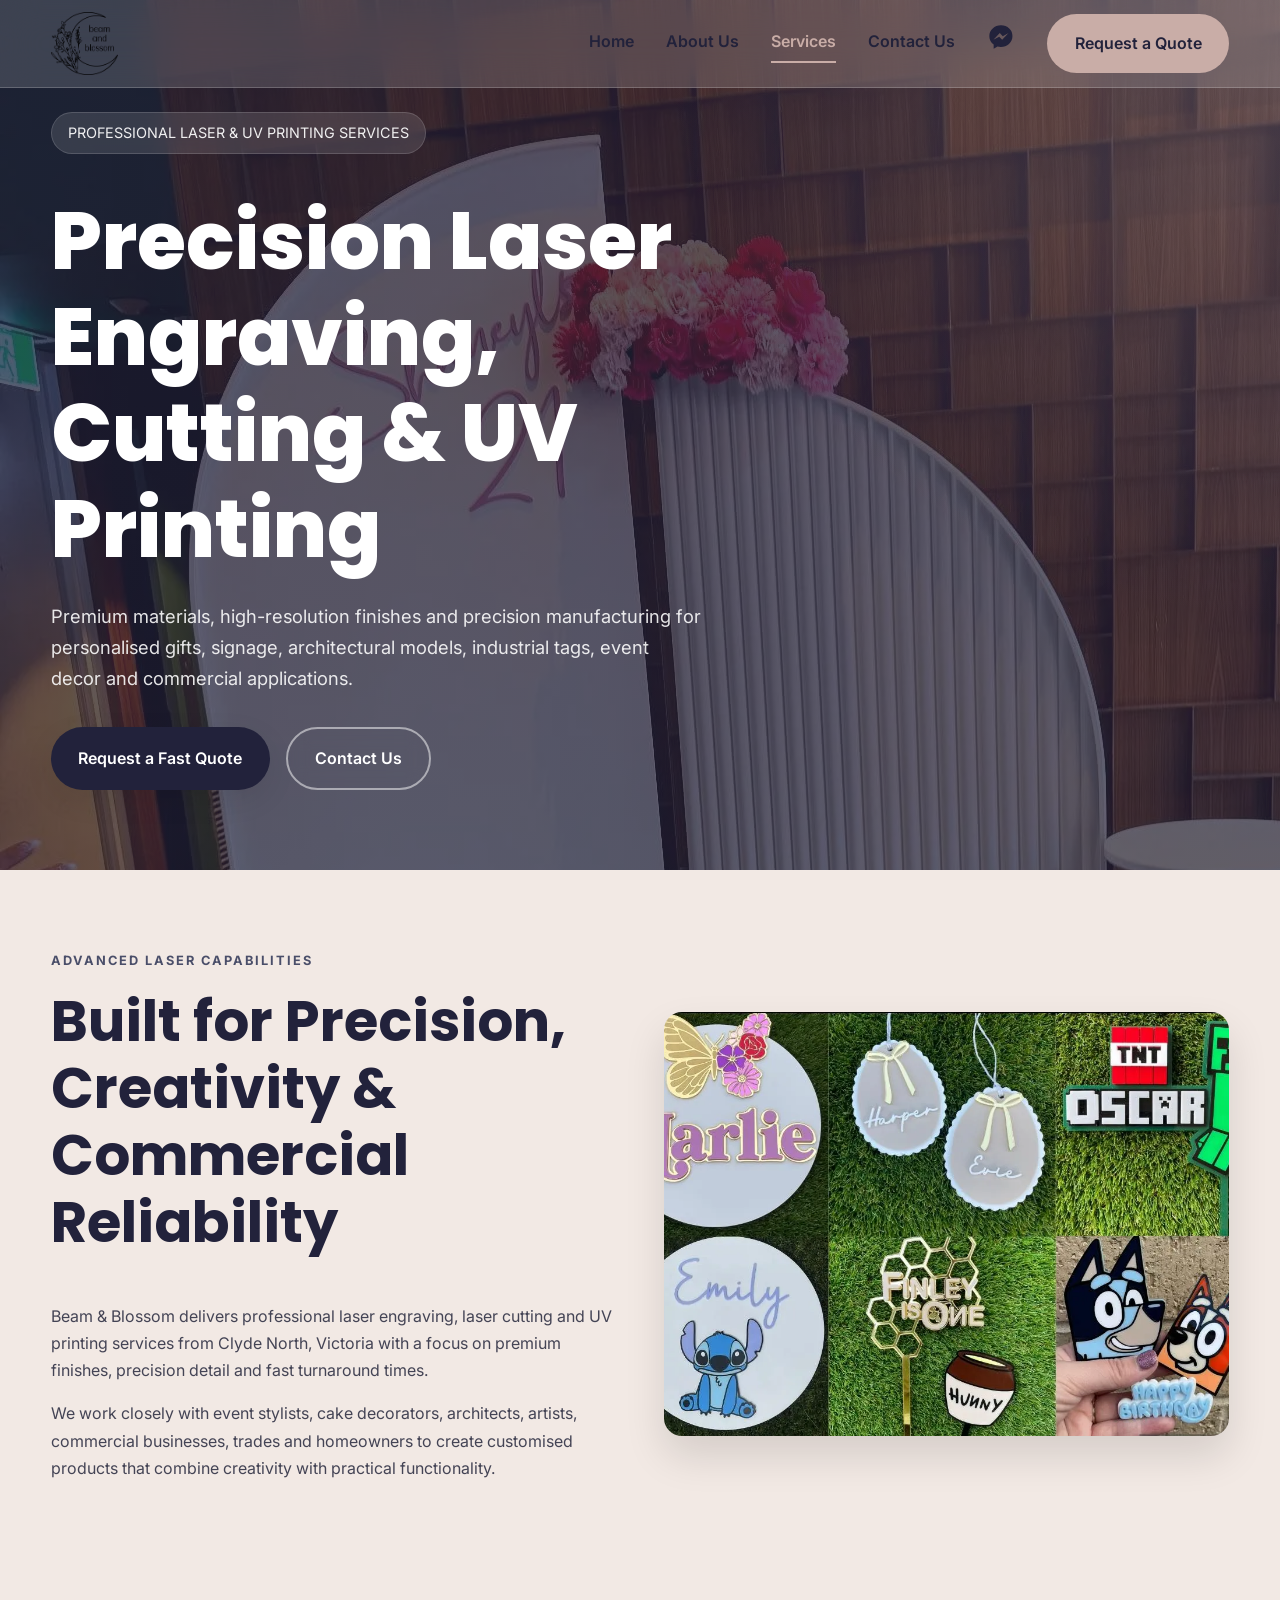
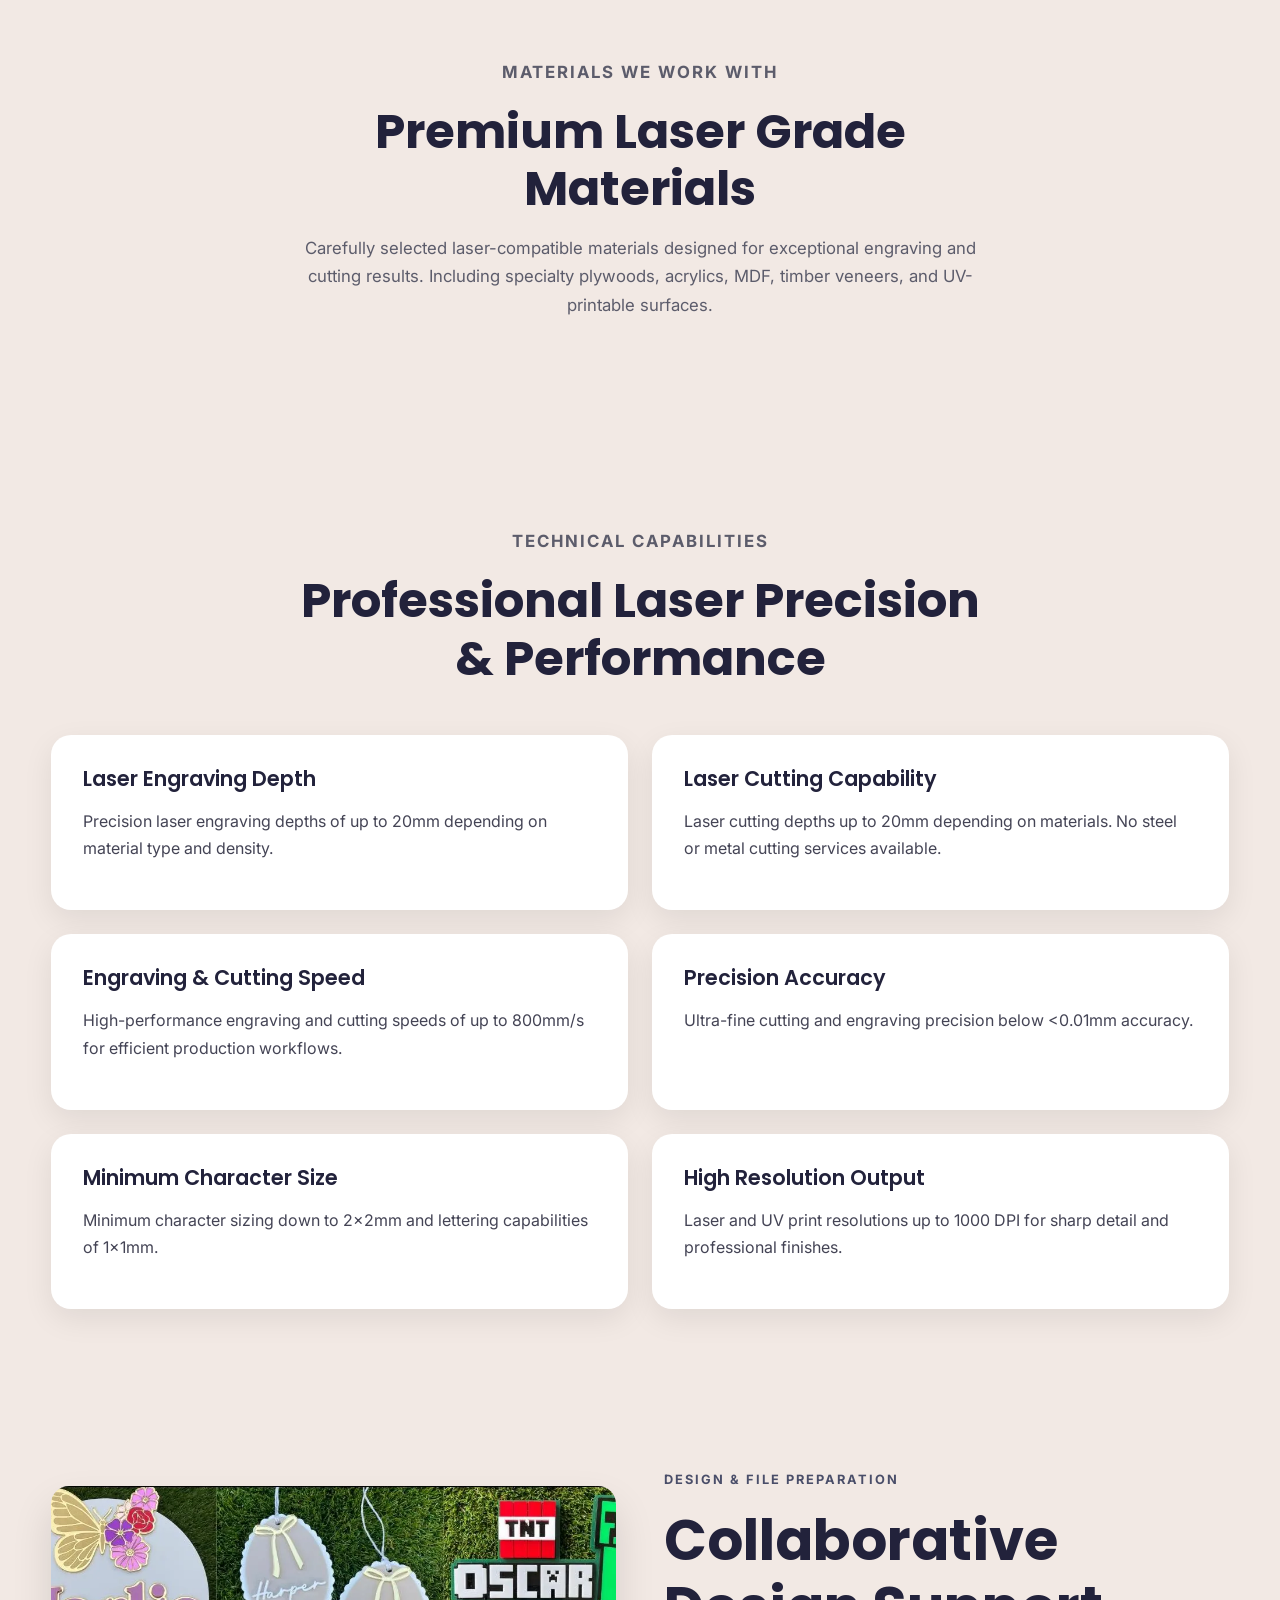
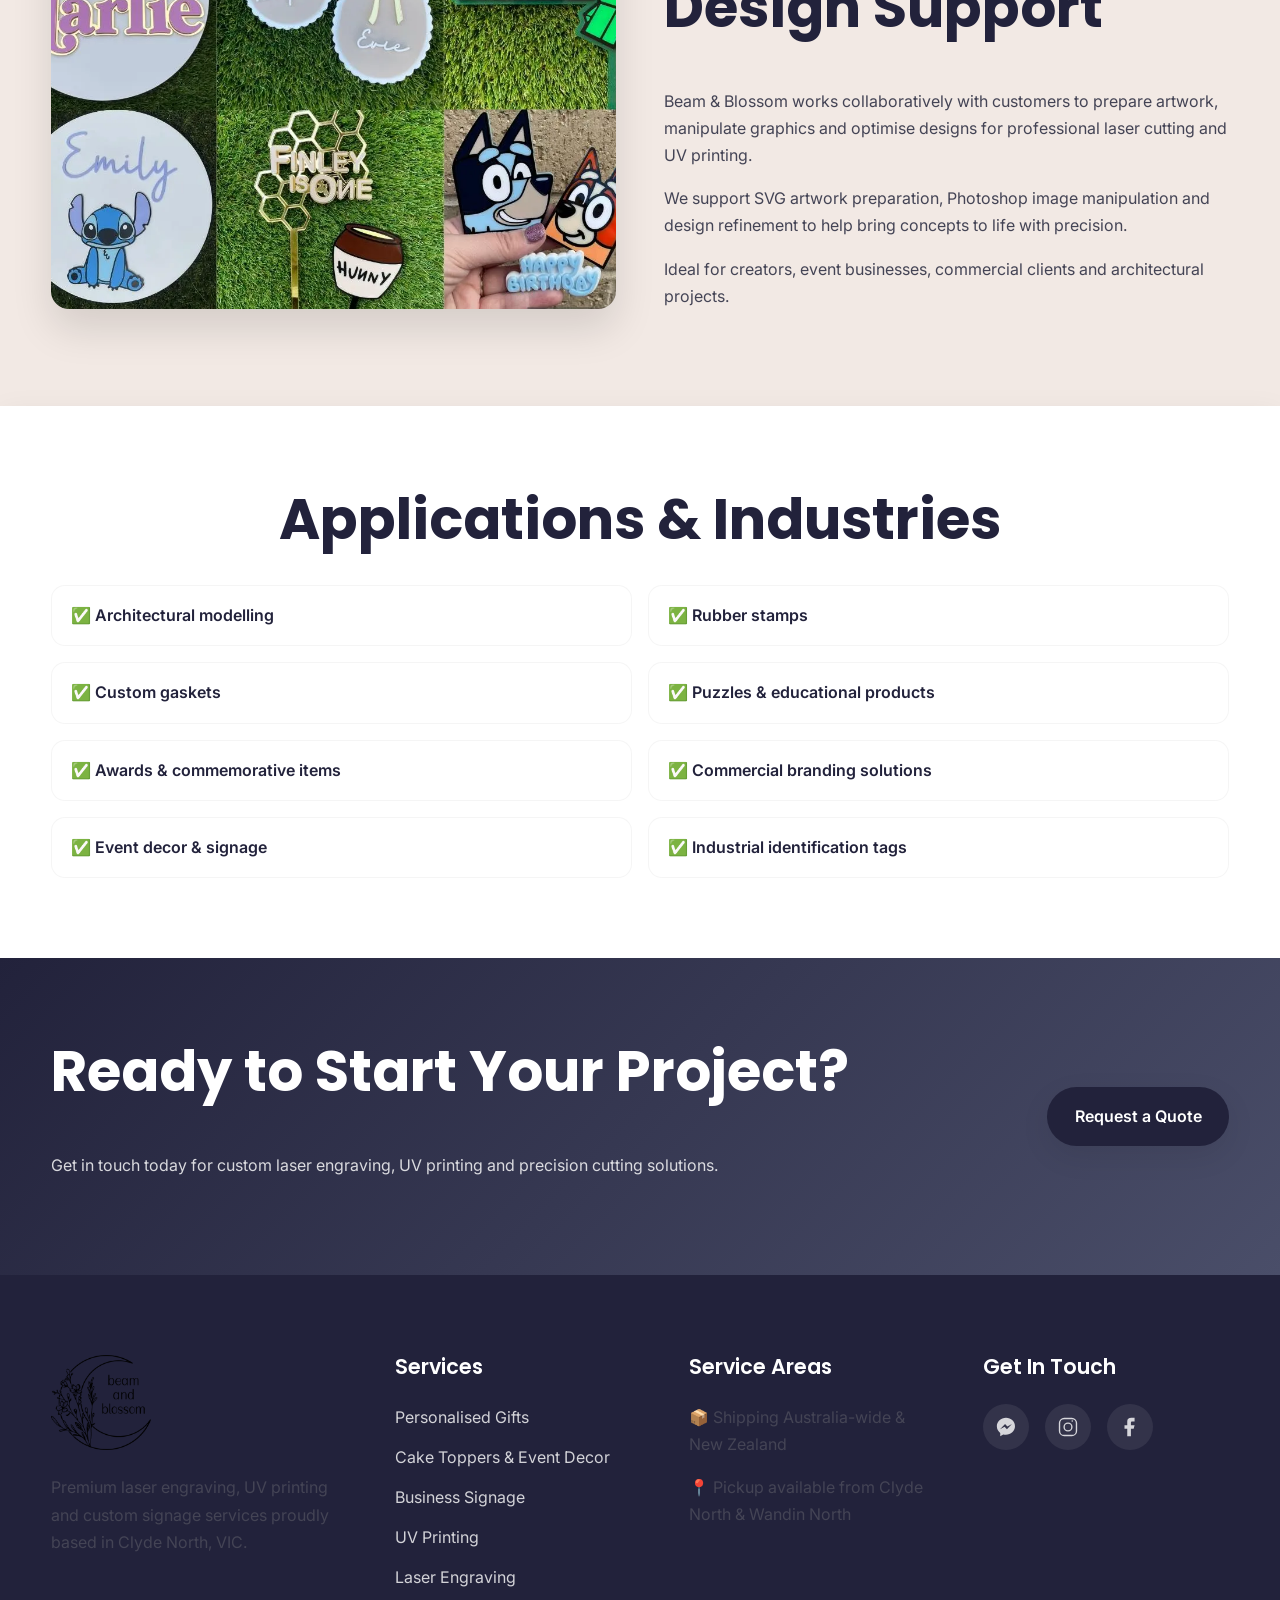
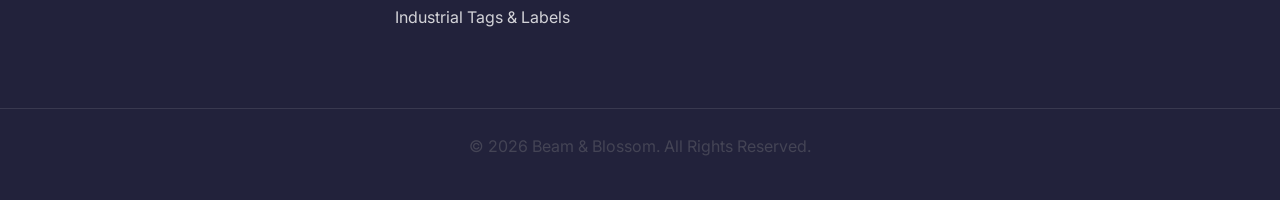
<file: services.html>
<!DOCTYPE html>
<html lang="en-AU">

<head>

  <meta charset="UTF-8" />
  <meta name="viewport" content="width=device-width, initial-scale=1.0"/>

<!-- SEO -->
  <title>Laser Engraving Services Clyde North | Beam & Blossom</title>
  <meta name="description" content="Premium laser engraving, laser cutting and UV printing services in Clyde North, VIC. Specialising in signage, personalised gifts, event decor, industrial tags and precision laser projects." />
  <meta name="keywords" content="Laser engraving Clyde North, laser cutting Melbourne, UV printing Victoria, cake toppers Melbourne, business signage, personalised gifts, industrial tags"/>

<!-- Open Graph Metadata -->
<meta property="og:title" content="Beam & Blossom | Custom Laser Engraving & UV Printing" />
<meta property="og:description" content="Custom laser engraving, cutting, and UV printing studio based in Clyde North, VIC." />
<meta property="og:type" content="website" />
<meta property="og:image" content="img/beamandblossom-logo-150px.png" />

<!-- Structured Data (JSON-LD) -->
<script type="application/ld+json">
{
  "@context": "https://schema.org",
  "@type": "LocalBusiness",
  "name": "Beam & Blossom",
  "image": "img/beamandblossom-logo-150px.png",
  "address": {
    "@type": "PostalAddress",
    "addressLocality": "Clyde North",
    "addressRegion": "VIC",
    "addressCountry": "AU"
  }
}
</script>
  <!-- FONTS -->
  <link rel="preconnect" href="https://fonts.googleapis.com" />
  <link rel="preconnect" href="https://fonts.gstatic.com" crossorigin />
  <link
    href="https://fonts.googleapis.com/css2?family=Inter:wght@300;400;500;600;700&family=Poppins:wght@500;600;700;800&display=swap"
    rel="stylesheet"
  />

  <!-- CSS -->

  <link rel="stylesheet" href="css/style.css" />

  <!-- FAVICON -->

  <link
    rel="icon"
    type="image/png"
    href="img/favicon2.jpg"
  />

</head>

<body>

  <!-- ===================================================== -->
  <!-- HEADER -->
  <!-- ===================================================== -->

  <header class="header">

    <div class="container nav-container">

      <a href="index.html" class="logo">

        <img
          src="img/beamandblossom-logo-150px.png"
          alt="Beam and Blossom Logo"
        />

      </a>

      <nav class="nav" id="navMenu">

        <a href="index.html">Home</a>

        <a href="about.html">About Us</a>

        <a href="services.html">Services</a>

        <a href="contact.html">Contact Us</a>

        <!-- Messenger -->

        <a
          href="https://m.me/101160329002191"
          target="_blank"
          rel="noopener noreferrer"
          class="messenger-link"
          aria-label="Chat on Facebook Messenger"
        >

          <svg
            xmlns="http://www.w3.org/2000/svg"
            viewBox="0 0 24 24"
            fill="currentColor"
          >
            <path d="M12 2C6.477 2 2 6.145 2 11.259c0 2.91 1.447 5.507 3.713 7.204V22l3.285-1.804c.878.243 1.814.374 2.802.374 5.523 0 10-4.145 10-9.259C22 6.145 17.523 2 12 2zm1.014 12.445-2.548-2.72-4.972 2.72 5.47-5.803 2.57 2.72 4.95-2.72-5.47 5.803z"/>
          </svg>

        </a>

        <button class="btn nav-cta open-quote">
          Request a Quote
        </button>

      </nav>

      <!-- MOBILE MENU -->

      <button
        class="hamburger"
        id="hamburgerBtn"
        aria-label="Open mobile navigation"
      >

        <span></span>
        <span></span>
        <span></span>

      </button>

    </div>

  </header>

  <!-- ===================================================== -->
  <!-- PAGE HERO -->
  <!-- ===================================================== -->

  <section class="hero services-hero">

    <div class="hero-overlay"></div>

    <div class="container hero-content">

      <div class="hero-text">

        <p class="hero-tag">
          PROFESSIONAL LASER & UV PRINTING SERVICES
        </p>

        <h1>
          Precision Laser Engraving, Cutting & UV Printing
        </h1>

        <p class="hero-subheadline">

          Premium materials, high-resolution finishes and precision manufacturing
          for personalised gifts, signage, architectural models, industrial tags,
          event decor and commercial applications.

        </p>

        <div class="hero-buttons">

          <button class="btn primary-btn open-quote">
            Request a Fast Quote
          </button>

          <a href="contact.html" class="btn secondary-btn">
            Contact Us
          </a>

        </div>

      </div>

    </div>

  </section>

  <!-- ===================================================== -->
  <!-- SERVICES INTRO -->
  <!-- ===================================================== -->

  <section class="intro-section">

    <div class="container intro-grid">

      <div class="intro-content">

        <p class="section-label">
          ADVANCED LASER CAPABILITIES
        </p>

        <h2>
          Built for Precision, Creativity & Commercial Reliability
        </h2>

        <p>

          Beam & Blossom delivers professional laser engraving,
          laser cutting and UV printing services from Clyde North,
          Victoria with a focus on premium finishes, precision detail
          and fast turnaround times.

        </p>

        <p>

          We work closely with event stylists, cake decorators,
          architects, artists, commercial businesses, trades and
          homeowners to create customised products that combine
          creativity with practical functionality.

        </p>

      </div>

      <div class="intro-image">

        <img
          src="img/beamandblossom-hero-image.webp"
          alt="Examples of custom laser-engraved and UV-printed creations"
          loading="lazy"
        />

      </div>

    </div>

  </section>

  <!-- ===================================================== -->
  <!-- MATERIALS -->
  <!-- ===================================================== -->

  <section class="products-section">

    <div class="container">

      <div class="section-heading">

        <p class="section-label">
          MATERIALS WE WORK WITH
        </p>

        <h2>
          Premium Laser Grade Materials
        </h2>

        <p>
          Carefully selected laser-compatible materials designed
          for exceptional engraving and cutting results. Including specialty plywoods, acrylics, MDF, timber veneers, and UV-printable surfaces.
        </p>

      </div>
 
  </section>

  <!-- ===================================================== -->
  <!-- TECHNICAL SPECIFICATIONS -->
  <!-- ===================================================== -->

  <section class="faq-section">

    <div class="container">

      <div class="section-heading">

        <p class="section-label">
          TECHNICAL CAPABILITIES
        </p>

        <h2>
          Professional Laser Precision & Performance
        </h2>

      </div>

      <div class="faq-grid">

        <article class="faq-item">

          <h3>Laser Engraving Depth</h3>

          <p>

            Precision laser engraving depths of up to 20mm
            depending on material type and density.

          </p>

        </article>

        <article class="faq-item">

          <h3>Laser Cutting Capability</h3>

          <p>

            Laser cutting depths up to 20mm depending on materials.
            No steel or metal cutting services available.

          </p>

        </article>

        <article class="faq-item">

          <h3>Engraving & Cutting Speed</h3>

          <p>

            High-performance engraving and cutting speeds
            of up to 800mm/s for efficient production workflows.

          </p>

        </article>

        <article class="faq-item">

          <h3>Precision Accuracy</h3>

          <p>

            Ultra-fine cutting and engraving precision
            below &lt;0.01mm accuracy.

          </p>

        </article>

        <article class="faq-item">

          <h3>Minimum Character Size</h3>

          <p>

            Minimum character sizing down to 2×2mm
            and lettering capabilities of 1×1mm.

          </p>

        </article>

        <article class="faq-item">

          <h3>High Resolution Output</h3>

          <p>

            Laser and UV print resolutions up to 1000 DPI
            for sharp detail and professional finishes.

          </p>

        </article>

      </div>

    </div>

  </section>

  <!-- ===================================================== -->
  <!-- DESIGN COLLABORATION -->
  <!-- ===================================================== -->

  <section class="intro-section">

    <div class="container intro-grid">

      <div class="intro-image">

        <img
          src="img/beamandblossom-hero-image.webp"
          alt="Examples of finished laser-cut and printed customer designs"
          loading="lazy"
        />

      </div>

      <div class="intro-content">

        <p class="section-label">
          DESIGN & FILE PREPARATION
        </p>

        <h2>
          Collaborative Design Support
        </h2>

        <p>

          Beam & Blossom works collaboratively with customers
          to prepare artwork, manipulate graphics and optimise
          designs for professional laser cutting and UV printing.

        </p>

        <p>

          We support SVG artwork preparation,
          Photoshop image manipulation and design refinement
          to help bring concepts to life with precision.

        </p>

        <p>

          Ideal for creators, event businesses,
          commercial clients and architectural projects.

        </p>

      </div>

    </div>

  </section>

  <!-- ===================================================== -->
  <!-- APPLICATIONS -->
  <!-- ===================================================== -->

  <section class="trust-bar">

    <div class="container">

      <h2>
        Applications & Industries
      </h2>

      <div class="trust-items">

        <div class="trust-item">
          ✅ Architectural modelling
        </div>

        <div class="trust-item">
          ✅ Rubber stamps
        </div>

        <div class="trust-item">
          ✅ Custom gaskets
        </div>

        <div class="trust-item">
          ✅ Puzzles & educational products
        </div>

        <div class="trust-item">
          ✅ Awards & commemorative items
        </div>

        <div class="trust-item">
          ✅ Commercial branding solutions
        </div>

        <div class="trust-item">
          ✅ Event decor & signage
        </div>

        <div class="trust-item">
          ✅ Industrial identification tags
        </div>

      </div>

    </div>

  </section>

  <!-- ===================================================== -->
  <!-- CTA -->
  <!-- ===================================================== -->

  <section class="cta-banner">

    <div class="container cta-content">

      <div>

        <h2>
          Ready to Start Your Project?
        </h2>

        <p>

          Get in touch today for custom laser engraving,
          UV printing and precision cutting solutions.

        </p>

      </div>

      <button class="btn primary-btn open-quote">
        Request a Quote
      </button>

    </div>

  </section>

  <!-- ===================================================== -->
  <!-- FOOTER -->
  <!-- ===================================================== -->

  <footer class="footer">

    <div class="container footer-grid">

      <!-- COLUMN 1 -->

      <div class="footer-column">

        <img src="img/beamandblossom-logo-150px.png" alt="Beam and Blossom Logo" class="footer-logo" />
        
        <p>

          Premium laser engraving, UV printing and custom
          signage services proudly based in Clyde North, VIC.

        </p>

      </div>

      <!-- COLUMN 2 -->

      <div class="footer-column">

        <h3>Services</h3>

        <ul>

          <li><a href="services.html">Personalised Gifts</a></li>

          <li><a href="services.html">Cake Toppers & Event Decor</a></li>

          <li><a href="services.html">Business Signage</a></li>

          <li><a href="services.html">UV Printing</a></li>

          <li><a href="services.html">Laser Engraving</a></li>

          <li><a href="services.html">Industrial Tags & Labels</a></li>

        </ul>

      </div>

      <!-- COLUMN 3 -->

      <div class="footer-column">

        <h3>Service Areas</h3>

        <p>
          📦 Shipping Australia-wide & New Zealand
        </p>

        <p>
          📍 Pickup available from Clyde North & Wandin North
        </p>

      </div>

      <!-- COLUMN 4 -->

      <div class="footer-column">

        <h3>Get In Touch</h3>

        <div class="social-links">

          <!-- Messenger -->

          <a
            href="https://m.me/101160329002191"
            target="_blank"
            rel="noopener noreferrer"
            aria-label="Messenger"
          >

            <svg xmlns="http://www.w3.org/2000/svg"
              viewBox="0 0 24 24"
              fill="currentColor">

              <path d="M12 2C6.477 2 2 6.145 2 11.259c0 2.91 1.447 5.507 3.713 7.204V22l3.285-1.804c.878.243 1.814.374 2.802.374 5.523 0 10-4.145 10-9.259C22 6.145 17.523 2 12 2zm1.014 12.445-2.548-2.72-4.972 2.72 5.47-5.803 2.57 2.72 4.95-2.72-5.47 5.803z"/>

            </svg>

          </a>

          <!-- Instagram -->

          <a
            href="https://www.instagram.com/beam_and_blossom/"
            target="_blank"
            rel="noopener noreferrer"
            aria-label="Instagram"
          >

            <svg xmlns="http://www.w3.org/2000/svg"
              viewBox="0 0 24 24"
              fill="currentColor">

              <path d="M7.75 2h8.5A5.75 5.75 0 0 1 22 7.75v8.5A5.75 5.75 0 0 1 16.25 22h-8.5A5.75 5.75 0 0 1 2 16.25v-8.5A5.75 5.75 0 0 1 7.75 2zm0 1.5A4.25 4.25 0 0 0 3.5 7.75v8.5A4.25 4.25 0 0 0 7.75 20.5h8.5a4.25 4.25 0 0 0 4.25-4.25v-8.5A4.25 4.25 0 0 0 16.25 3.5h-8.5zm8.88 1.12a.88.88 0 1 1 0 1.76.88.88 0 0 1 0-1.76zM12 7a5 5 0 1 1 0 10 5 5 0 0 1 0-10zm0 1.5A3.5 3.5 0 1 0 12 15.5 3.5 3.5 0 0 0 12 8.5z"/>

            </svg>

          </a>

          <!-- Facebook -->

          <a
            href="https://www.facebook.com/beamandblossom"
            target="_blank"
            rel="noopener noreferrer"
            aria-label="Facebook"
          >

            <svg xmlns="http://www.w3.org/2000/svg"
              viewBox="0 0 24 24"
              fill="currentColor">

              <path d="M13 22v-8h3l1-4h-4V7.5c0-1.03.47-1.5 1.5-1.5H17V2h-3.5C10.42 2 9 3.42 9 6v4H6v4h3v8h4z"/>

            </svg>

          </a>

        </div>

      </div>

    </div>

    <div class="footer-bottom">

      <p>
        © 2026 Beam & Blossom. All Rights Reserved.
      </p>

    </div>

  </footer>

  <!-- ===================================================== -->
  <!-- QUOTE PANEL -->
  <!-- ===================================================== -->

  <aside
    class="quote-panel"
    id="quotePanel"
    aria-hidden="true"
  >

    <div class="quote-header">

      <h2>Request a Quote</h2>

      <button
        class="close-panel"
        id="closePanel"
        aria-label="Close quote form"
      >
        ×
      </button>

    </div>

    <form
      action="https://formspree.io/f/xwlevjgk"
      method="POST"
      enctype="multipart/form-data"
      class="quote-form"
    >

      <label for="name">Name</label>
      <input type="text" id="name" name="name" required />

      <label for="email">Email</label>
      <input type="email" id="email" name="email" required />

      <label for="phone">Phone</label>
      <input type="tel" id="phone" name="phone" />

      <label for="service">Service Type</label>

      <select id="service" name="service">

        <option value="">Select a service</option>

        <option>Laser Engraving</option>

        <option>Laser Cutting</option>

        <option>UV Printing</option>

        <option>Industrial Tags</option>

        <option>Business Signage</option>

      </select>

      <label for="message">Project Details</label>

      <textarea
        id="message"
        name="message"
        rows="5"
        placeholder="Tell us about your project..."
      ></textarea>

      <label for="quote-attachment">Attach a design or reference (JPG, PNG or PDF)</label>
      <input
        type="file"
        id="quote-attachment"
        name="attachment"
        accept=".jpg,.jpeg,.png,.pdf,image/jpeg,image/png,application/pdf"
      />

      <button
        type="submit"
        class="btn primary-btn full-width-btn"
      >
        Send Quote Request
      </button>

    </form>

  </aside>

  <!-- OVERLAY -->

  <div class="overlay" id="overlay"></div>

  <!-- JS -->

  <script src="js/main.js"></script>

</body>
</html>
</file>
<file: css/style.css>
/* =========================================================
   BEAM & BLOSSOM
   MOBILE-FIRST PREMIUM UI
   ========================================================= */

/* =========================================================
   ROOT VARIABLES
   ========================================================= */

:root {

  --color-primary: #22223b;
  --color-secondary: #4a4e69;
  --color-accent: #c9ada7;
  --color-muted: #9a8c98;
  --color-bg: #f2e9e4;
  --color-white: #ffffff;
  --color-dark: #111827;
  --color-success: #1f8a4c;

  --font-heading: 'Poppins', sans-serif;
  --font-body: 'Inter', sans-serif;

  --shadow-soft: 0 10px 30px rgba(0, 0, 0, 0.08);
  --shadow-medium: 0 20px 40px rgba(0, 0, 0, 0.12);

  --border-radius: 18px;
  --transition: all 0.3s ease;
  --header-height: 88px;

  --max-width: 1280px;

}

/* =========================================================
   RESET
   ========================================================= */

*,
*::before,
*::after {
  box-sizing: border-box;
}

html {
  scroll-behavior: smooth;
}

body {

  margin: 0;
  padding: 0;

  font-family: var(--font-body);
  background: var(--color-bg);
  color: var(--color-primary);

  line-height: 1.7;
  overflow-x: hidden;

  -webkit-font-smoothing: antialiased;
}

img {
  width: 100%;
  display: block;
}

a {
  text-decoration: none;
  color: inherit;
}

.skip-link {
  position: fixed;
  top: 0.75rem;
  left: 0.75rem;
  z-index: 3000;
  padding: 0.75rem 1rem;
  background: var(--color-white);
  color: var(--color-primary);
  transform: translateY(-150%);
}

.skip-link:focus {
  transform: translateY(0);
  outline: 3px solid var(--color-accent);
  outline-offset: 3px;
}

button,
input,
textarea,
select {
  font: inherit;
}

/* =========================================================
   GLOBAL
   ========================================================= */

.container {

  width: 92%;
  max-width: var(--max-width);
  margin: 0 auto;

}

section {
  padding: 5rem 0;
}

.section-label {

  color: var(--color-secondary);
  text-transform: uppercase;
  letter-spacing: 2px;
  font-weight: 700;
  font-size: 0.8rem;

  margin-bottom: 1rem;
}

.section-heading {

  text-align: center;
  max-width: 700px;
  margin: 0 auto 3rem auto;

}

.section-heading h2 {

  font-size: clamp(2rem, 4vw, 3rem);
  margin-bottom: 1rem;
  line-height: 1.2;

}

.section-heading p {

  color: #5c5c6b;
  font-size: 1.05rem;

}

/* =========================================================
   TYPOGRAPHY
   ========================================================= */

h1,
h2,
h3,
h4 {

  font-family: var(--font-heading);
  line-height: 1.2;
  margin-top: 0;

}

h1 {

  font-size: clamp(2.8rem, 7vw, 5rem);
  font-weight: 800;

}

h2 {

  font-size: clamp(2rem, 5vw, 3.5rem);
  font-weight: 700;

}

h3 {

  font-size: 1.3rem;
  font-weight: 600;

}

p {

  margin-top: 0;
  color: #444455;

}

/* =========================================================
   BUTTONS
   ========================================================= */

.btn {

  display: inline-flex;
  align-items: center;
  justify-content: center;

  border: none;
  cursor: pointer;

  transition: var(--transition);

  border-radius: 999px;

  font-weight: 600;

  padding: 1rem 1.7rem;

  min-height: 50px;

}

.primary-btn {

  background: var(--color-primary);
  color: var(--color-white);

  box-shadow: var(--shadow-soft);

}

.primary-btn:hover {

  transform: translateY(-2px);
  background: #151529;

}

.secondary-btn {

  border: 2px solid rgba(255,255,255,0.5);
  color: var(--color-white);

  backdrop-filter: blur(10px);

}

.secondary-btn:hover {

  background: rgba(255,255,255,0.1);

}

.card-btn {

  width: 100%;
  background: var(--color-secondary);
  color: var(--color-white);

}

.card-btn:hover {

  background: var(--color-primary);
  transform: translateY(-2px);

}

.full-width-btn {
  width: 100%;
}

.text-link {

  display: inline-block;
  margin-top: 1rem;

  font-weight: 600;
  color: var(--color-secondary);

}

/* =========================================================
   HEADER
   ========================================================= */

.header {

  position: fixed;
  top: 0;
  left: 0;

  width: 100%;
  z-index: 1000;

  height: var(--header-height);

  backdrop-filter: blur(18px);

  background: rgba(255,255,255,0.15);

  border-bottom: 1px solid rgba(255,255,255,0.2);

}

.nav-container {

  display: flex;
  align-items: center;
  justify-content: space-between;
  height: 100%;

}

.logo img {

  width: auto;
  height: 64px;
  max-width: 100%;
  object-fit: contain;

}

.nav {

  position: fixed;

  top: var(--header-height);
  right: -100%;

  width: 300px;
  height: calc(100vh - var(--header-height));

  background: rgba(255,255,255,0.96);

  display: flex;
  flex-direction: column;

  gap: 1.5rem;

  padding: 2rem;

  transition: var(--transition);

  box-shadow: var(--shadow-medium);

}

.nav.active {
  right: 0;
}

/* Base nav links */
.nav a {
  position: relative;
  font-weight: 600;
  color: var(--color-primary);
  text-decoration: none;
  transition: color 0.3s ease;
  padding-bottom: 4px;  
}

/* Hover */
.nav a:hover {
    color: var(--color-accent);
    opacity: 0.9;

}

/* Underline base */
.nav a::after {
    content:"";
    position: absolute;
    left: 0;
    bottom: -4px;

    width: 0;
    height: 2px;
    background-color: var(--color-accent);

    transition: width 0.3s ease;
}

/* Hover underline animation */
.nav a:hover::after {
  width: 100%;
}

/* Active state*/
.nav a.active {
    color: var(--color-accent);
}

.nav a.active::after {
  width: 100%;
}

.nav-cta {

  background: var(--color-accent);
  color: var(--color-primary);

}

.nav-cta:hover {

  transform: translateY(-2px);
  background: #bfa19a;

}

.messenger-link svg {

  width: 28px;
  height: 28px;

}

.hamburger {

  display: flex;
  flex-direction: column;
  gap: 5px;

  border: none;
  background: transparent;

  cursor: pointer;

}

.hamburger span {

  width: 26px;
  height: 3px;

  background: var(--color-primary);
  border-radius: 999px;

}

/* =========================================================
   HERO
   ========================================================= */

.hero {
  position: relative;
  background-repeat: no-repeat;
  background-size: cover;
  min-height: 100vh;
  color: var(--color-white);
  display: flex;
  align-items: center;
  overflow: hidden;
  background: linear-gradient(
    rgba(34, 34, 59, 0.75),
    rgba(34, 34, 59, 0.7)
  );
}

.hero-home {
  background-image:
    linear-gradient(
      rgba(34,34,59,0.75),
      rgba(34,34,59,0.7)
    ),
    url("../img/beamandblossom-hero-image.webp");
}

.services-hero {
    background-image:
    linear-gradient(
      rgba(34,34,59,0.75),
      rgba(34,34,59,0.7)
    ),
    url("../img/Birthday_Signage.webp");
}
.about-hero {
    background-image:
    linear-gradient(
      rgba(34,34,59,0.75),
      rgba(34,34,59,0.7)
    ),
    url("../img/School_Room_Plaques.webp");
}

.hero-overlay {

  position: absolute;
  inset: 0;

  background:
    radial-gradient(circle at top right,
    rgba(201,173,167,0.25),
    transparent 40%);

}

.hero-content {

  position: relative;
  z-index: 2;

}

.hero-text {

  max-width: 760px;

}

.hero-tag {

  display: inline-block;

  padding: 0.5rem 1rem;

  background: rgba(255,255,255,0.12);

  border: 1px solid rgba(255,255,255,0.15);

  border-radius: 999px;

  color: rgba(255,255,255,0.92);

  font-size: 0.9rem;

  backdrop-filter: blur(12px);

}

.hero h1 {

  margin: 1.5rem 0;

  color: var(--color-white);

}

.hero-subheadline {

  font-size: 1.15rem;
  color: rgba(255,255,255,0.88);

  max-width: 650px;

}

.hero-buttons {

  display: flex;
  flex-direction: column;

  gap: 1rem;

  margin-top: 2rem;

}

.hero-meta {

  margin-top: 2rem;

  display: flex;
  flex-direction: column;

  gap: 0.8rem;

  color: rgba(255,255,255,0.85);

  font-weight: 500;

}

/* =========================================================
   TRUST BAR
   ========================================================= */

.trust-bar {

  background: var(--color-white);

  box-shadow: var(--shadow-soft);

}

.trust-bar h2 {

  text-align: center;
  margin-bottom: 2rem;

}

.trust-items {

  display: grid;
  gap: 1rem;

}

.trust-item {

  background: rgba(255,255,255,0.7);

  padding: 1rem 1.2rem;

  border-radius: 14px;

  border: 1px solid rgba(0,0,0,0.04);

  font-weight: 600;

}

/* =========================================================
   INTRO
   ========================================================= */

.intro-grid {

  display: grid;
  gap: 3rem;
  align-items: center;

}

.intro-image img {

  width: 100%;
  aspect-ratio: 4 / 3;
  object-fit: cover;
  object-position: center;
  border-radius: var(--border-radius);

  box-shadow: var(--shadow-medium);

}

.intro-image img[src*="Family_Business.webp"] {
  aspect-ratio: 1 / 1;
  object-fit: contain;
}

/* =========================================================
   PRODUCT CARDS
   ========================================================= */

.products-grid {

  display: grid;
  gap: 2rem;

}

.product-card {

  background: rgba(255,255,255,0.78);

  backdrop-filter: blur(10px);

  border-radius: 24px;

  overflow: hidden;

  box-shadow: var(--shadow-soft);

  transition: var(--transition);

  border: 1px solid rgba(255,255,255,0.3);

}

.product-card:hover {

  transform: translateY(-6px);

  box-shadow: var(--shadow-medium);

}

.product-card img {

  height: 250px;
  object-fit: cover;

}

.product-content {

  padding: 1.8rem;

}

.product-content h3 {

  margin-bottom: 1rem;

}

.product-input {

  width: 100%;

  padding: 1rem;

  margin: 1.5rem 0 1rem 0;

  border-radius: 14px;

  border: 1px solid rgba(0,0,0,0.08);

  background: rgba(255,255,255,0.9);

}

.product-input:focus {

  outline: none;

  border-color: var(--color-secondary);

  box-shadow: 0 0 0 3px rgba(74,78,105,0.12);

}

/* =========================================================
   CTA SECTION
   ========================================================= */

.cta-banner {

  background:
    linear-gradient(
      135deg,
      var(--color-primary),
      var(--color-secondary)
    );

  color: var(--color-white);

}

.cta-content {

  display: grid;
  gap: 2rem;

  align-items: center;

}

.cta-content h2 {

  color: var(--color-white);

}

.cta-content p {

  color: rgba(255,255,255,0.82);

}

/* =========================================================
   FAQ
   ========================================================= */

.faq-grid {

  display: grid;
  gap: 1.5rem;

}

.faq-item {

  background: var(--color-white);

  padding: 2rem;

  border-radius: 20px;

  box-shadow: var(--shadow-soft);

}

.faq-item h3 {

  margin-bottom: 1rem;

}

/* =========================================================
   PICKUP LOCATOR
   ========================================================= */

.pickup-locator {

  background: rgba(255,255,255,0.45);

}

.pickup-locations {

  display: grid;
  grid-template-columns: repeat(auto-fit, minmax(min(100%, 280px), 1fr));
  gap: 1.5rem;

}

.pickup-location {

  display: flex;
  flex-direction: column;
  align-items: flex-start;
  gap: 1rem;

  padding: 2rem;

  background: var(--color-white);
  border: 1px solid rgba(34,34,59,0.08);
  border-radius: 20px;
  box-shadow: var(--shadow-soft);

}

.pickup-location h3,
.pickup-location address {

  margin: 0;

}

.pickup-location address {

  color: #444455;
  font-style: normal;

}

.pickup-location .btn {

  margin-top: auto;

}

/* =========================================================
   FOOTER
   ========================================================= */

.footer {

  background: var(--color-primary);

  color: rgba(255,255,255,0.85);

  padding-top: 5rem;

}

.footer-grid {

  display: grid;
  gap: 3rem;

}

.footer-column h3 {

  color: var(--color-white);
  margin-bottom: 1.5rem;

}

.footer-column ul {

  list-style: none;
  padding: 0;
  margin: 0;

}

.footer-column li {

  margin-bottom: 0.8rem;

}

.footer-column a {

  color: rgba(255,255,255,0.8);

  transition: var(--transition);

}

.footer-column a:hover {

  color: var(--color-accent);

}

.footer-logo {

  width: 100px;
  margin-bottom: 1.5rem;

}

.social-links {

  display: flex;
  gap: 1rem;

}

.social-links a {

  width: 46px;
  height: 46px;

  display: flex;
  align-items: center;
  justify-content: center;

  background: rgba(255,255,255,0.08);

  border-radius: 50%;

  transition: var(--transition);

}

.social-links a:hover {

  background: var(--color-accent);
  color: var(--color-primary);

}

.social-links svg {

  width: 22px;
  height: 22px;

}

.footer-bottom {

  margin-top: 4rem;

  border-top: 1px solid rgba(255,255,255,0.1);

  padding: 1.5rem 0;

  text-align: center;

}

/* =========================================================
   QUOTE PANEL
   ========================================================= */

.quote-panel {

  position: fixed;

  top: 0;
  right: -100%;

  width: 100%;
  max-width: 520px;
  height: 100vh;

  background: var(--color-white);

  z-index: 2000;

  padding: 2rem;

  overflow-y: auto;

  transition: var(--transition);

  box-shadow: -10px 0 40px rgba(0,0,0,0.15);

}

.quote-panel.active {

  right: 0;

}

.quote-header {

  display: flex;
  align-items: center;
  justify-content: space-between;

  margin-bottom: 2rem;

}

.close-panel {

  border: none;
  background: transparent;

  font-size: 2rem;

  cursor: pointer;

}

.quote-form {

  display: flex;
  flex-direction: column;

}

.quote-form label {

  margin-bottom: 0.5rem;

  font-weight: 600;

}

.quote-form input,
.quote-form textarea,
.quote-form select {

  width: 100%;

  margin-bottom: 1.5rem;

  padding: 1rem;

  border-radius: 14px;

  border: 1px solid rgba(0,0,0,0.1);

}

.quote-form input[type="file"] {

  cursor: pointer;

}

.quote-form input:focus,
.quote-form textarea:focus,
.quote-form select:focus {

  outline: none;

  border-color: var(--color-secondary);

  box-shadow: 0 0 0 3px rgba(74,78,105,0.12);

}

/* =========================================================
   OVERLAY
   ========================================================= */

.overlay {

  position: fixed;
  inset: 0;

  background: rgba(0,0,0,0.5);

  opacity: 0;
  visibility: hidden;

  transition: var(--transition);

  z-index: 1500;

}

.overlay.active {

  opacity: 1;
  visibility: visible;

}

/* =========================================================
   TABLET
   ========================================================= */

@media (min-width: 768px) {

  .hero-buttons {

    flex-direction: row;

  }

  .hero-meta {

    flex-direction: row;
    flex-wrap: wrap;

  }

  .trust-items {

    grid-template-columns: repeat(2, 1fr);

  }

  .products-grid {

    grid-template-columns: repeat(2, 1fr);

  }

  .faq-grid {

    grid-template-columns: repeat(2, 1fr);

  }

  .footer-grid {

    grid-template-columns: repeat(2, 1fr);

  }

}

/* =========================================================
   DESKTOP
   ========================================================= */

@media (min-width: 992px) {

  .hamburger {
    display: none;
  }

  .nav {

    position: static;

    width: auto;
    height: auto;

    background: transparent;

    flex-direction: row;
    align-items: center;

    padding: 0;

    box-shadow: none;

    gap: 2rem;

  }

  .hero {

    padding-top: 7rem;

  }

  .intro-grid {

    grid-template-columns: 1fr 1fr;

  }

  .products-grid {

    grid-template-columns: repeat(3, 1fr);

  }

  .cta-content {

    grid-template-columns: 1fr auto;

  }

  .footer-grid {

    grid-template-columns: 1.2fr 1fr 1fr 1fr;

  }

}

/* =========================================================
   LARGE DESKTOP
   ========================================================= */

@media (min-width: 1280px) {

  .hero {

    min-height: 95vh;

  }

  .product-card img {

    height: 280px;

  }

}

/* =========================================================
   ACCESSIBILITY
   ========================================================= */

.btn:focus,
a:focus,
input:focus,
textarea:focus,
select:focus {

  outline: 3px solid rgba(74,78,105,0.3);
  outline-offset: 3px;

}

/* =========================================================
   SCROLLBAR
   ========================================================= */

::-webkit-scrollbar {
  width: 10px;
}

::-webkit-scrollbar-track {
  background: var(--color-bg);
}

::-webkit-scrollbar-thumb {
  background: var(--color-muted);
  border-radius: 5px;
}

::-webkit-scrollbar-thumb:hover {

  background: var(--color-secondary);

}

.contact-hero {
  background-image:
    linear-gradient(
      rgba(34,34,59,0.75),
      rgba(34,34,59,0.7)
    ),
    url("../img/beamandblossom-hero-image.webp");
}
</file>
